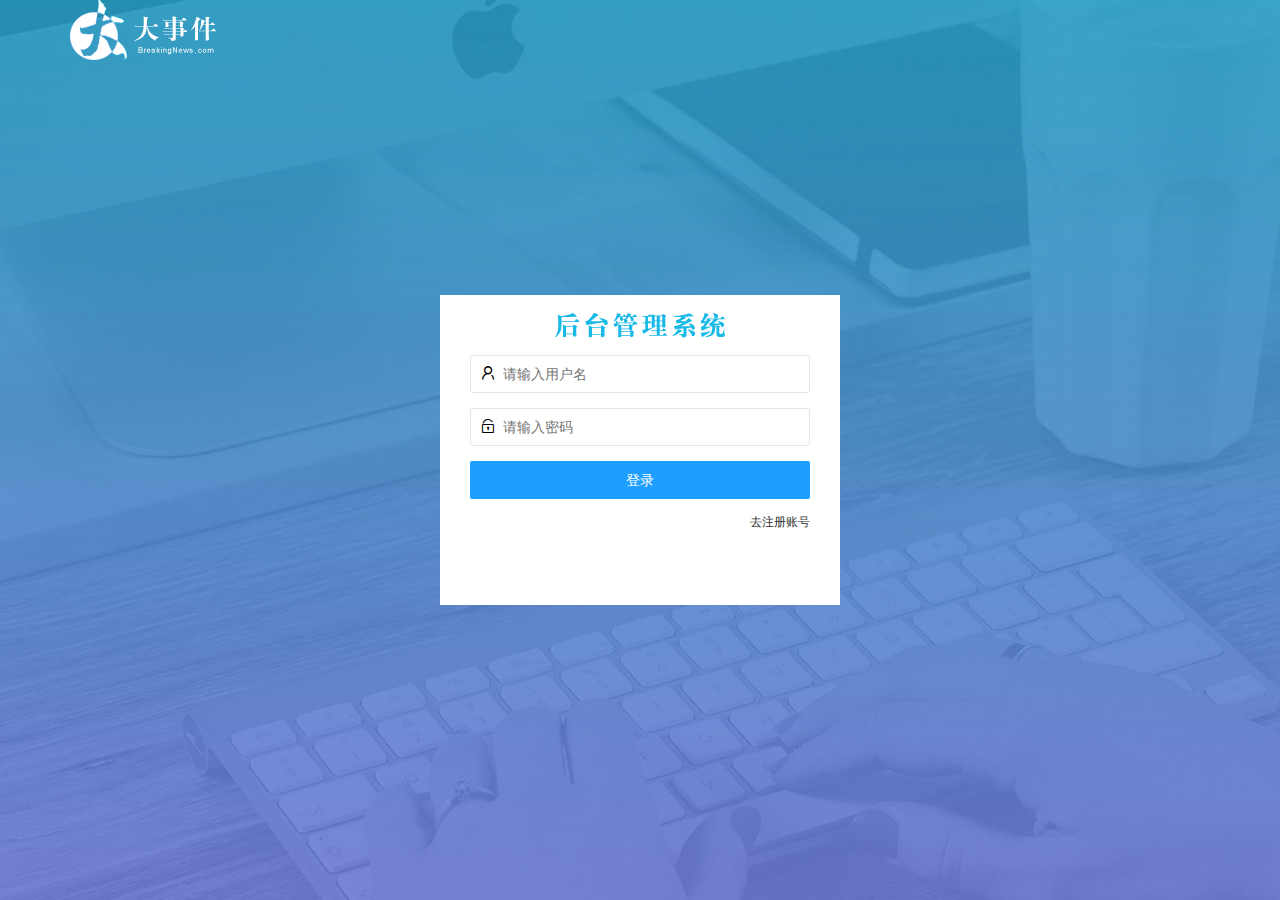
<file: login.html>
<!DOCTYPE html>
<html lang="en">

<head>
  <meta charset="UTF-8">
  <meta http-equiv="X-UA-Compatible" content="IE=edge">
  <meta name="viewport" content="width=device-width, initial-scale=1.0">
  <title>大事件-登录/注册</title>
  <!-- 导入layUI样式 -->
  <link rel="stylesheet" href="/assets/lib/layui/css/layui.css">
  <!-- 导入自己的样式 -->
  <link rel="stylesheet" href="/assets/css/login.css">

</head>

<body>
  <!-- 头部的logo区域 -->
  <div class="layui-main">
    <img src="/assets/images/logo.png" alt="" />
  </div>

  <!-- 登录注册区域 -->
  <div class="loginAndRegBox">
    <div class="title-box"></div>
    <!-- 登录的div -->
    <div class="login-box">
      <!-- 登录的表单 -->
      <form class="layui-form" id="form_login">
        <!-- 用户名 -->
        <div class="layui-form-item">
          <i class="layui-icon layui-icon-username"></i>
          <input type="text" name="username" required lay-verify="required" placeholder="请输入用户名" autocomplete="off" class="layui-input">
        </div>
        <!-- 密码 -->
        <div class="layui-form-item">
          <i class="layui-icon layui-icon-password
          "></i>
          <input type="password" name="password" required lay-verify="required|pwd" placeholder="请输入密码" autocomplete="off" class="layui-input">
        </div>
        <!-- 登录按钮 -->
        <div class="layui-form-item">
          <button class="layui-btn layui-btn-fluid layui-btn-normal" lay-submit>登录</button>
        </div>
        <div class="layui-form-item links">
          <a href="javascript:;" id="link_reg">去注册账号</a>
        </div>
      </form>
    </div>
    <!-- 注册的div -->
    <div class="reg-box">
      <!-- 注册的表单 -->
      <form class="layui-form" id="form_reg">
        <!-- 用户名 -->
        <div class="layui-form-item">
          <i class="layui-icon layui-icon-username"></i>
          <input type="text" name="username" required lay-verify="required" placeholder="请输入用户名" autocomplete="off" class="layui-input">
        </div>
        <!-- 密码 -->
        <div class="layui-form-item">
          <i class="layui-icon layui-icon-password
          "></i>
          <input type="password" name="password" required lay-verify="required|pwd" placeholder="请输入密码" autocomplete="off" class="layui-input">
        </div>
        <!-- 密码确认框 -->
        <div class="layui-form-item">
          <i class="layui-icon layui-icon-password
            "></i>
          <input type="password" name="repassword" required lay-verify="required|pwd|repwd" placeholder="再次确认密码" autocomplete="off" class="layui-input">
        </div>
        <!-- 注册按钮 -->
        <div class="layui-form-item">
          <button class="layui-btn layui-btn-fluid layui-btn-normal" lay-submit>注册</button>
        </div>
        <div class="layui-form-item links">
          <a href="javascript:;" id="link_login">去登录</a>
        </div>
      </form>
    </div>
  </div>
  <!-- 导入 layUI的js文件 -->
  <script src="/assets/lib/layui/layui.all.js"></script>
  <!-- 导入jQuery -->
  <script src="/assets/lib/jquery.js"></script>
  <!-- 导入自己封装的baseAPI -->
  <script src="/assets/js/baseAPI.js"></script>
  <!-- 导入自己的javacript脚本 -->
  <script src="/assets/js/login.js"></script>
</body>

</html>
</file>
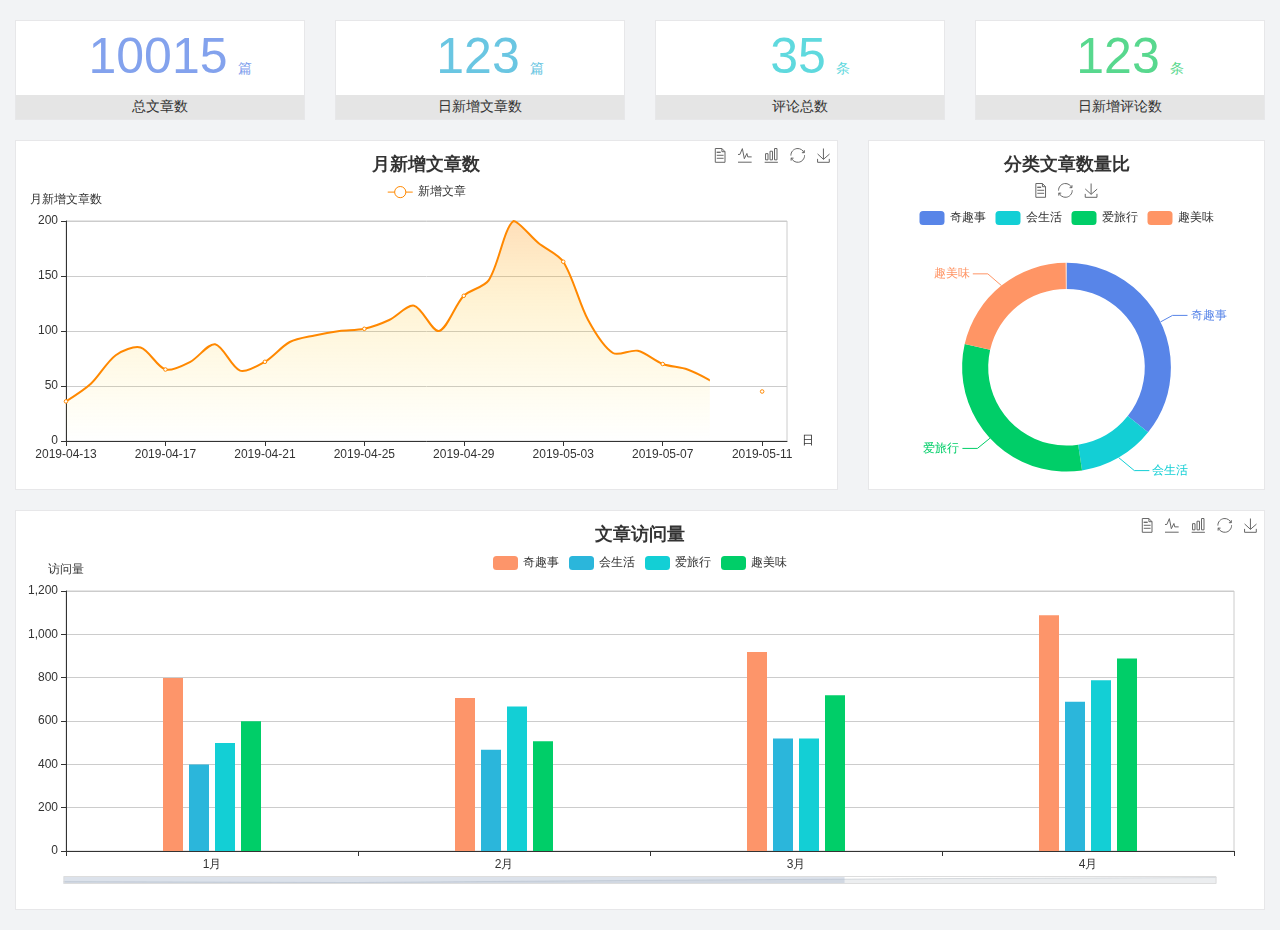
<file: home/dashboard.html>
<!DOCTYPE html>
<html lang="en">

<head>
  <meta charset="UTF-8">
  <meta name="viewport" content="width=device-width, initial-scale=1.0">
  <meta http-equiv="X-UA-Compatible" content="ie=edge">
  <title>图表统计</title>
  <link rel="stylesheet" href="../assets/lib/bootstrap.css" />
  <link rel="stylesheet" href="../assets/lib/main.css" />
  <script src="../assets/lib/jquery.js"></script>
  <script type="text/javascript" src="../assets/lib/echarts.min.js"></script>
</head>

<body>
  <div class="container-fluid">
    <div class="row spannel_list">
      <div class="col-sm-3 col-xs-6">
        <div class="spannel">
          <em>10015</em><span>篇</span>
          <b>总文章数</b>
        </div>
      </div>
      <div class="col-sm-3 col-xs-6">
        <div class="spannel scolor01">
          <em>123</em><span>篇</span>
          <b>日新增文章数</b>
        </div>
      </div>
      <div class="col-sm-3 col-xs-6">
        <div class="spannel scolor02">
          <em>35</em><span>条</span>
          <b>评论总数</b>
        </div>
      </div>
      <div class="col-sm-3 col-xs-6">
        <div class="spannel scolor03">
          <em>123</em><span>条</span>
          <b>日新增评论数</b>
        </div>
      </div>
    </div>
  </div>

  <div class="container-fluid">
    <div class="row curve-pie">
      <div class="col-lg-8 col-md-8">
        <div class="gragh_pannel" id="curve_show"></div>
      </div>
      <div class="col-lg-4 col-md-4">
        <div class="gragh_pannel" id="pie_show"></div>
      </div>
    </div>
  </div>

  <div class="container-fluid">
    <div class="column_pannel" id="column_show"></div>
  </div>

  <script>
    var oChart = echarts.init(document.getElementById('curve_show'));
    var aList_all = [{
      'count': 36,
      'date': '2019-04-13'
    }, {
      'count': 52,
      'date': '2019-04-14'
    }, {
      'count': 78,
      'date': '2019-04-15'
    }, {
      'count': 85,
      'date': '2019-04-16'
    }, {
      'count': 65,
      'date': '2019-04-17'
    }, {
      'count': 72,
      'date': '2019-04-18'
    }, {
      'count': 88,
      'date': '2019-04-19'
    }, {
      'count': 64,
      'date': '2019-04-20'
    }, {
      'count': 72,
      'date': '2019-04-21'
    }, {
      'count': 90,
      'date': '2019-04-22'
    }, {
      'count': 96,
      'date': '2019-04-23'
    }, {
      'count': 100,
      'date': '2019-04-24'
    }, {
      'count': 102,
      'date': '2019-04-25'
    }, {
      'count': 110,
      'date': '2019-04-26'
    }, {
      'count': 123,
      'date': '2019-04-27'
    }, {
      'count': 100,
      'date': '2019-04-28'
    }, {
      'count': 132,
      'date': '2019-04-29'
    }, {
      'count': 146,
      'date': '2019-04-30'
    }, {
      'count': 200,
      'date': '2019-05-01'
    }, {
      'count': 180,
      'date': '2019-05-02'
    }, {
      'count': 163,
      'date': '2019-05-03'
    }, {
      'count': 110,
      'date': '2019-05-04'
    }, {
      'count': 80,
      'date': '2019-05-05'
    }, {
      'count': 82,
      'date': '2019-05-06'
    }, {
      'count': 70,
      'date': '2019-05-07'
    }, {
      'count': 65,
      'date': '2019-05-08'
    }, {
      'count': 54,
      'date': '2019-05-09'
    }, {
      'count': 40,
      'date': '2019-05-10'
    }, {
      'count': 45,
      'date': '2019-05-11'
    }, {
      'count': 38,
      'date': '2019-05-12'
    }, ];

    let aCount = [];
    let aDate = [];

    for (var i = 0; i < aList_all.length; i++) {
      aCount.push(aList_all[i].count);
      aDate.push(aList_all[i].date);
    }

    var chartopt = {
      title: {
        text: '月新增文章数',
        left: 'center',
        top: '10'
      },
      tooltip: {
        trigger: 'axis'
      },
      legend: {
        data: ['新增文章'],
        top: '40'
      },
      toolbox: {
        show: true,
        feature: {
          mark: {
            show: true
          },
          dataView: {
            show: true,
            readOnly: false
          },
          magicType: {
            show: true,
            type: ['line', 'bar']
          },
          restore: {
            show: true
          },
          saveAsImage: {
            show: true
          }
        }
      },
      calculable: true,
      xAxis: [{
        name: '日',
        type: 'category',
        boundaryGap: false,
        data: aDate
      }],
      yAxis: [{
        name: '月新增文章数',
        type: 'value'
      }],
      series: [{
        name: '新增文章',
        type: 'line',
        smooth: true,
        itemStyle: {
          normal: {
            areaStyle: {
              type: 'default'
            },
            color: '#f80'
          },
          lineStyle: {
            color: '#f80'
          }
        },
        data: aCount
      }],
      areaStyle: {
        normal: {
          color: new echarts.graphic.LinearGradient(0, 0, 0, 1, [{
            offset: 0,
            color: 'rgba(255,136,0,0.39)'
          }, {
            offset: .34,
            color: 'rgba(255,180,0,0.25)'
          }, {
            offset: 1,
            color: 'rgba(255,222,0,0.00)'
          }])

        }
      },
      grid: {
        show: true,
        x: 50,
        x2: 50,
        y: 80,
        height: 220
      }
    };

    oChart.setOption(chartopt);


    var oPie = echarts.init(document.getElementById('pie_show'));
    var oPieopt = {
      title: {
        top: 10,
        text: '分类文章数量比',
        x: 'center'
      },
      tooltip: {
        trigger: 'item',
        formatter: "{a} <br/>{b} : {c} ({d}%)"
      },
      color: ['#5885e8', '#13cfd5', '#00ce68', '#ff9565'],
      legend: {
        x: 'center',
        top: 65,
        data: ['奇趣事', '会生活', '爱旅行', '趣美味']
      },
      toolbox: {
        show: true,
        x: 'center',
        top: 35,
        feature: {
          mark: {
            show: true
          },
          dataView: {
            show: true,
            readOnly: false
          },
          magicType: {
            show: true,
            type: ['pie', 'funnel'],
            option: {
              funnel: {
                x: '25%',
                width: '50%',
                funnelAlign: 'left',
                max: 1548
              }
            }
          },
          restore: {
            show: true
          },
          saveAsImage: {
            show: true
          }
        }
      },
      calculable: true,
      series: [{
        name: '访问来源',
        type: 'pie',
        radius: ['45%', '60%'],
        center: ['50%', '65%'],
        data: [{
          value: 300,
          name: '奇趣事'
        }, {
          value: 100,
          name: '会生活'
        }, {
          value: 260,
          name: '爱旅行'
        }, {
          value: 180,
          name: '趣美味'
        }]
      }]
    };
    oPie.setOption(oPieopt);



    var oColumn = this.echarts.init(document.getElementById('column_show'));
    var oColumnopt = {
      title: {
        text: '文章访问量',
        left: 'center',
        top: '10'
      },
      tooltip: {
        trigger: 'axis'
      },
      legend: {
        data: ['奇趣事', '会生活', '爱旅行', '趣美味'],
        top: '40'
      },
      toolbox: {
        show: true,
        feature: {
          mark: {
            show: true
          },
          dataView: {
            show: true,
            readOnly: false
          },
          magicType: {
            show: true,
            type: ['line', 'bar']
          },
          restore: {
            show: true
          },
          saveAsImage: {
            show: true
          }
        }
      },
      calculable: true,
      xAxis: [{
        type: 'category',
        data: ['1月', '2月', '3月', '4月', '5月']
      }],
      yAxis: [{
        name: '访问量',
        type: 'value'
      }],
      series: [{
        name: '奇趣事',
        type: 'bar',
        barWidth: 20,
        itemStyle: {
          normal: {
            areaStyle: {
              type: 'default'
            },
            color: '#fd956a'
          }
        },
        data: [800, 708, 920, 1090, 1200]
      }, {
        name: '会生活',
        type: 'bar',
        barWidth: 20,
        itemStyle: {
          normal: {
            areaStyle: {
              type: 'default'
            },
            color: '#2bb6db'
          }
        },
        data: [400, 468, 520, 690, 800]
      }, {
        name: '爱旅行',
        type: 'bar',
        barWidth: 20,
        itemStyle: {
          normal: {
            areaStyle: {
              type: 'default'
            },
            color: '#13cfd5'
          }
        },
        data: [500, 668, 520, 790, 900]
      }, {
        name: '趣美味',
        type: 'bar',
        barWidth: 20,
        itemStyle: {
          normal: {
            areaStyle: {
              type: 'default'
            },
            color: '#00ce68'
          }
        },
        data: [600, 508, 720, 890, 1000]
      }],
      grid: {
        show: true,
        x: 50,
        x2: 30,
        y: 80,
        height: 260
      },
      dataZoom: [ //给x轴设置滚动条
        {
          start: 0, //默认为0
          end: 100 - 1000 / 31, //默认为100
          type: 'slider',
          show: true,
          xAxisIndex: [0],
          handleSize: 0, //滑动条的 左右2个滑动条的大小
          height: 8, //组件高度
          left: 45, //左边的距离
          right: 50, //右边的距离
          bottom: 26, //右边的距离
          handleColor: '#ddd', //h滑动图标的颜色
          handleStyle: {
            borderColor: "#cacaca",
            borderWidth: "1",
            shadowBlur: 2,
            background: "#ddd",
            shadowColor: "#ddd",
          }
        }
      ]
    };
    oColumn.setOption(oColumnopt);
  </script>
</body>

</html>
</file>
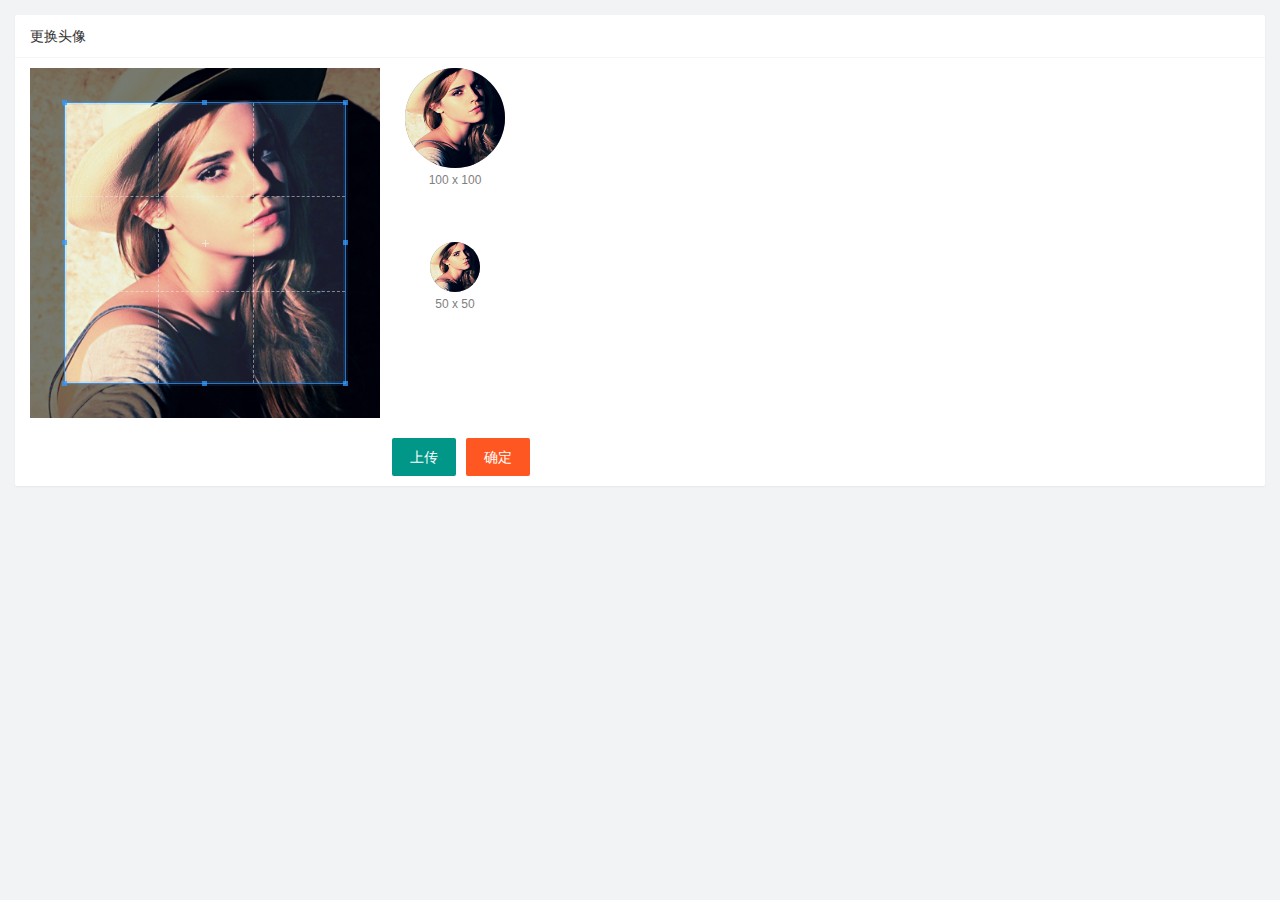
<file: user/user_avatar.html>
<!DOCTYPE html>
<html lang="en">

<head>
  <meta charset="UTF-8">
  <meta http-equiv="X-UA-Compatible" content="IE=edge">
  <meta name="viewport" content="width=device-width, initial-scale=1.0">
  <title>Document</title>
  <link rel="stylesheet" href="/assets/lib/layui/css/layui.css">
  <link rel="stylesheet" href="/assets/lib/cropper/cropper.css" />
  <link rel="stylesheet" href="/assets/css/user/user_avatar.css">
</head>

<body>
  <div class="layui-card">
    <div class="layui-card-header">更换头像</div>
    <div class="layui-card-body">

      <!-- 第一行的图片裁剪和预览区域 -->
      <div class="row1">
        <!-- 图片裁剪区域 -->
        <div class="cropper-box">
          <!-- 这个 img 标签很重要，将来会把它初始化为裁剪区域 -->
          <img id="image" src="/assets/images/sample.jpg" />
        </div>
        <!-- 图片的预览区域 -->
        <div class="preview-box">
          <div>
            <!-- 宽高为 100px 的预览区域 -->
            <div class="img-preview w100"></div>
            <p class="size">100 x 100</p>
          </div>
          <div>
            <!-- 宽高为 50px 的预览区域 -->
            <div class="img-preview w50"></div>
            <p class="size">50 x 50</p>
          </div>
        </div>
      </div>

      <!-- 第二行的按钮区域 -->
      <div class="row2">
        <input type="file" id="file" accept="image/png, image/jpeg">
        <button type="button" class="layui-btn" id="btnChoseImage">上传</button>
        <button type="button" class="layui-btn layui-btn-danger" id="btnUpLoad">确定</button>
      </div>

    </div>
  </div>

  <script src="/assets/lib/layui/layui.all.js"></script>
  <script src="/assets/lib/jquery.js"></script>
  <script src="/assets/lib/cropper/Cropper.js"></script>
  <script src="/assets/lib/cropper/jquery-cropper.js"></script>
  <script src="/assets/js/baseAPI.js"></script>
  <script src="/assets/js/user/user_avatar.js"></script>
</body>

</html>
</file>
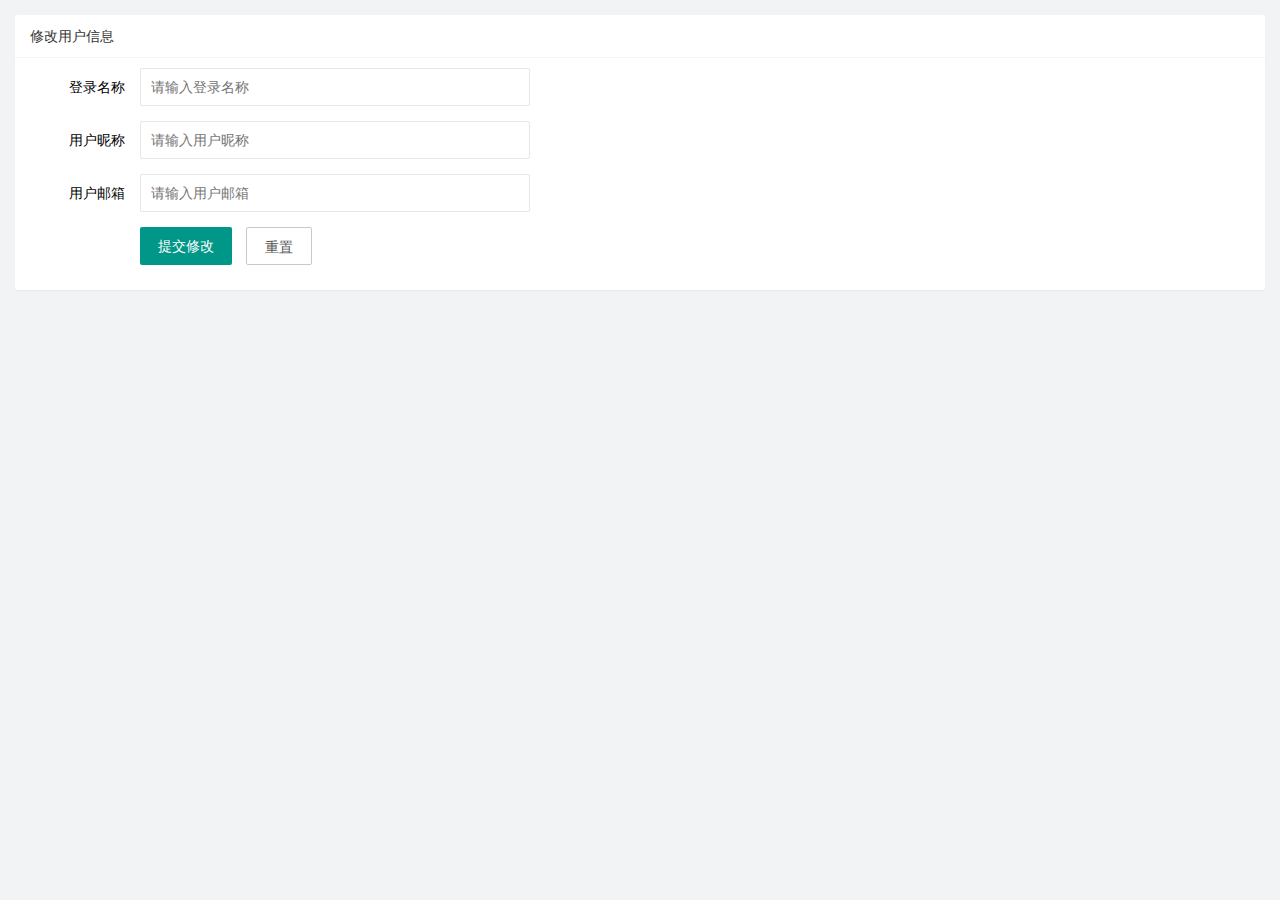
<file: user/user_info.html>
<!DOCTYPE html>
<html lang="en">

<head>
  <meta charset="UTF-8">
  <meta http-equiv="X-UA-Compatible" content="IE=edge">
  <meta name="viewport" content="width=device-width, initial-scale=1.0">
  <title>Document</title>
  <!-- 导入layui的样式 -->
  <link rel="stylesheet" href="/assets/lib/layui/css/layui.css" />
  <link rel="stylesheet" href="/assets/css/user/user_info.css" />
</head>

<body>
  <div class="layui-card">
    <div class="layui-card-header">修改用户信息</div>
    <div class="layui-card-body">
      <!-- 表单区域 -->
      <form class="layui-form" lay-filter="formUserInfo">
        <!-- 这是隐藏域 -->
        <input type="hidden" name="id" value="" />
        <div class="layui-form-item">
          <label class="layui-form-label">登录名称</label>
          <div class="layui-input-block">
            <input type="text" name="username" required lay-verify="required" placeholder="请输入登录名称" autocomplete="off" class="layui-input" readonly />
          </div>
        </div>
        <div class="layui-form-item">
          <label class="layui-form-label">用户昵称</label>
          <div class="layui-input-block">
            <input type="text" name="nickname" required lay-verify="required|nickname" placeholder="请输入用户昵称" autocomplete="off" class="layui-input" />
          </div>
        </div>
        <div class="layui-form-item">
          <label class="layui-form-label">用户邮箱</label>
          <div class="layui-input-block">
            <input type="text" name="email" required lay-verify="required|email" placeholder="请输入用户邮箱" autocomplete="off" class="layui-input" />
          </div>
        </div>
        <div class="layui-form-item">
          <div class="layui-input-block">
            <button class="layui-btn" lay-submit lay-filter="formDemo">提交修改</button>
            <button type="reset" class="layui-btn layui-btn-primary" id="btnReset">重置</button>
          </div>
        </div>
      </form>

    </div>
  </div>

  <!-- 导入layui的js文件 -->
  <script src="/assets/lib/layui/layui.all.js"></script>
  <!-- 导入jQuery -->
  <script src="/assets/lib/jquery.js"></script>
  <!-- 导入baseAPI.js -->
  <script src="/assets/js/baseAPI.js"></script>
  <!-- 导入自己的js文件 -->
  <script src="/assets/js/user/user_info.js"></script>
</body>

</html>
</file>
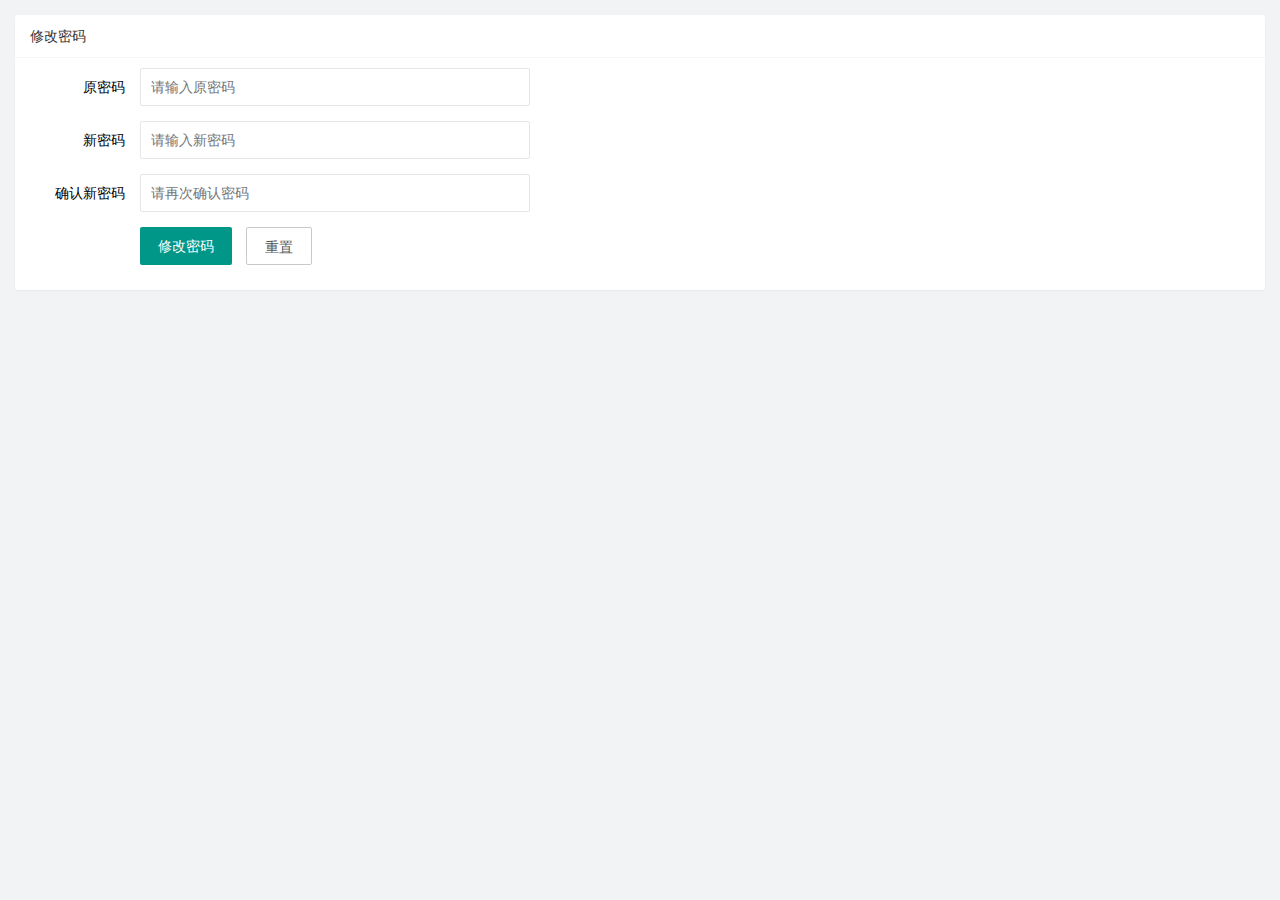
<file: user/user_pwd.html>
<!DOCTYPE html>
<html lang="en">

<head>
  <meta charset="UTF-8">
  <meta http-equiv="X-UA-Compatible" content="IE=edge">
  <meta name="viewport" content="width=device-width, initial-scale=1.0">
  <title>Document</title>
  <link rel="stylesheet" href="/assets/lib/layui/css/layui.css">
  <link rel="stylesheet" href="/assets/css/user/user_pwd.css">
</head>

<body>
  <div class="layui-card">
    <div class="layui-card-header">修改密码</div>
    <div class="layui-card-body">

      <form class="layui-form">
        <div class="layui-form-item">
          <label class="layui-form-label">原密码</label>
          <div class="layui-input-block">
            <input type="password" name="oldPwd" required lay-verify="required|pwd" placeholder="请输入原密码" autocomplete="off" class="layui-input">
          </div>
        </div>
        <div class="layui-form-item">
          <label class="layui-form-label">新密码</label>
          <div class="layui-input-block">
            <input type="password" name="newPwd" required lay-verify="required|pwd|samePwd" placeholder="请输入新密码" autocomplete="off" class="layui-input">
          </div>
        </div>
        <div class="layui-form-item">
          <label class="layui-form-label">确认新密码</label>
          <div class="layui-input-block">
            <input type="password" name="rePwd" required lay-verify="required|pwd|rePwd" placeholder="请再次确认密码" autocomplete="off" class="layui-input">
          </div>
        </div>
        <div class="layui-form-item">
          <div class="layui-input-block">
            <button class="layui-btn" lay-submit lay-filter="formDemo">修改密码</button>
            <button type="reset" class="layui-btn layui-btn-primary">重置</button>
          </div>
        </div>
      </form>

    </div>
  </div>

  <!-- 导入layui的js文件 -->
  <script src="/assets/lib/layui/layui.all.js"></script>
  <!-- 导入jQuery的js文件 -->
  <script src="/assets/lib/jquery.js"></script>
  <!-- 导入baseAPI.js文件 -->
  <script src="/assets/js/baseAPI.js"></script>
  <!-- 导入自己的js文件 -->
  <script src="/assets/js/user/user_pwd.js"></script>
</body>

</html>
</file>
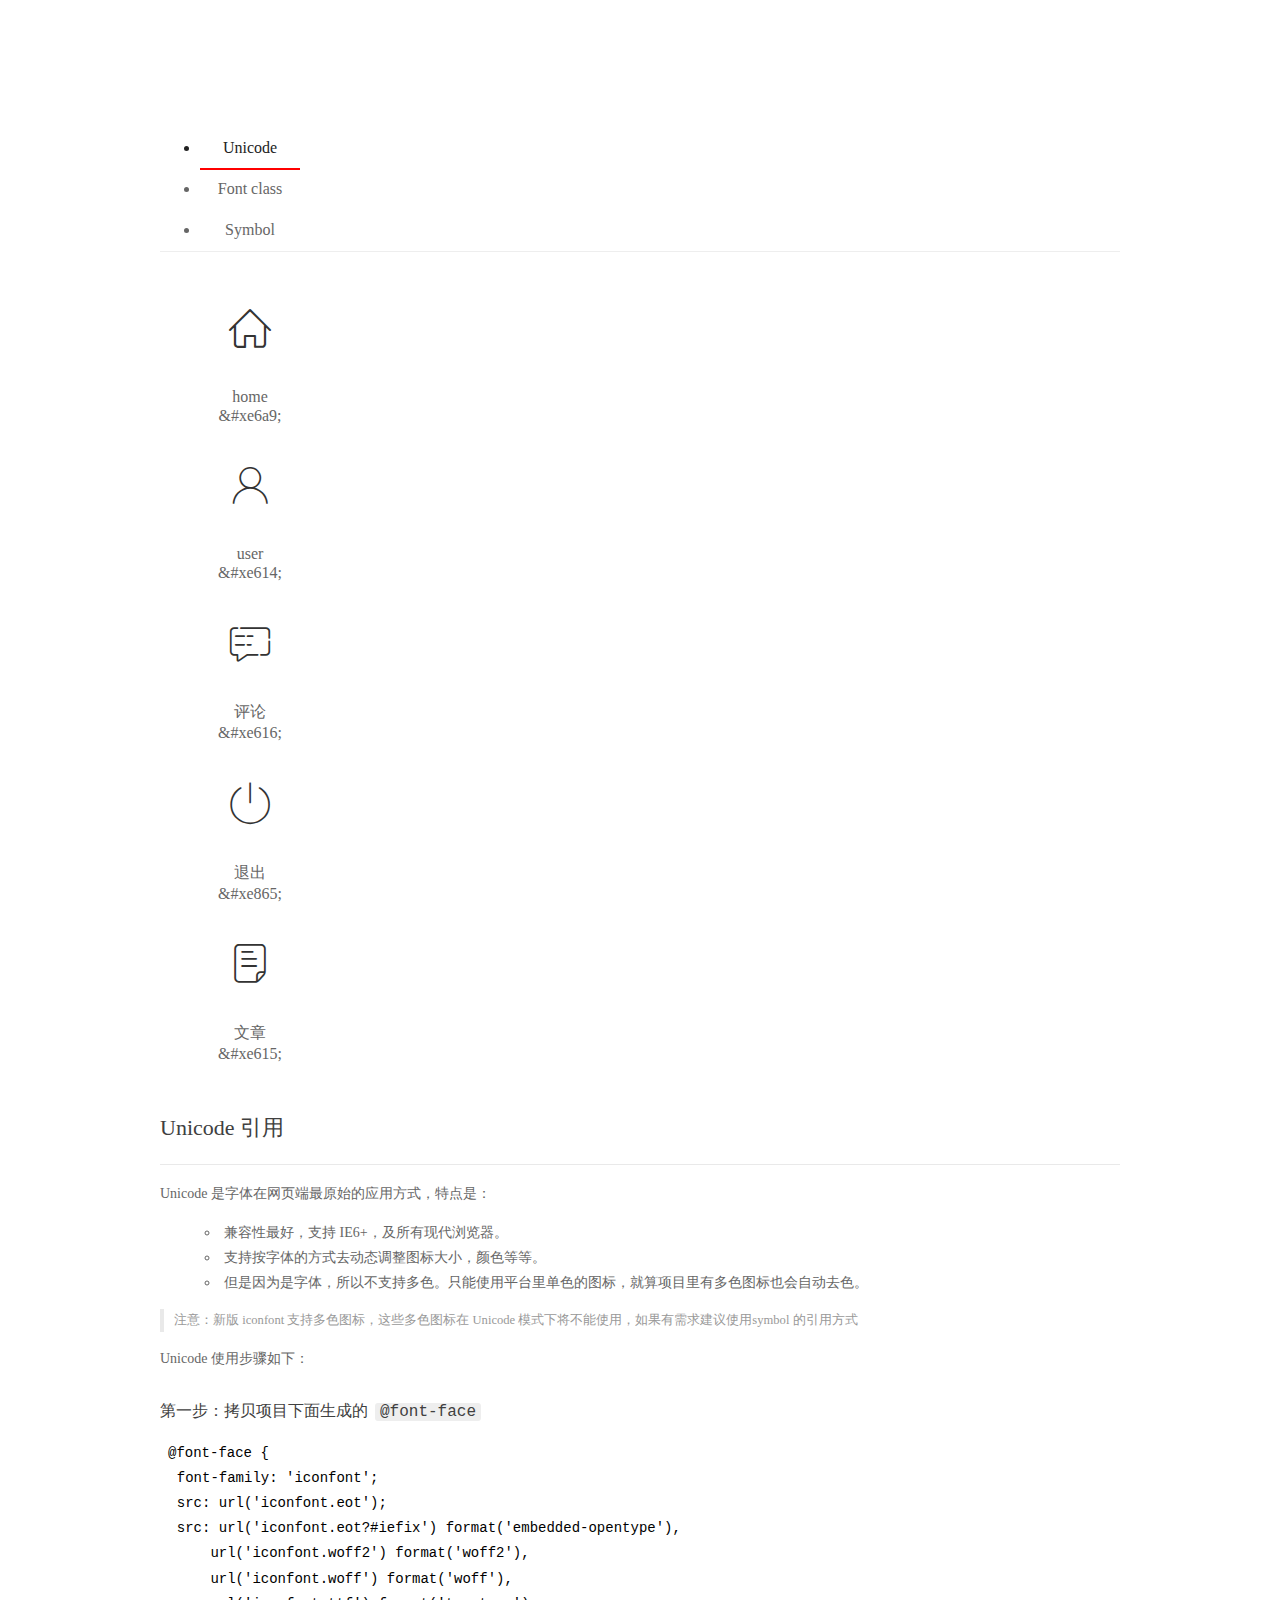
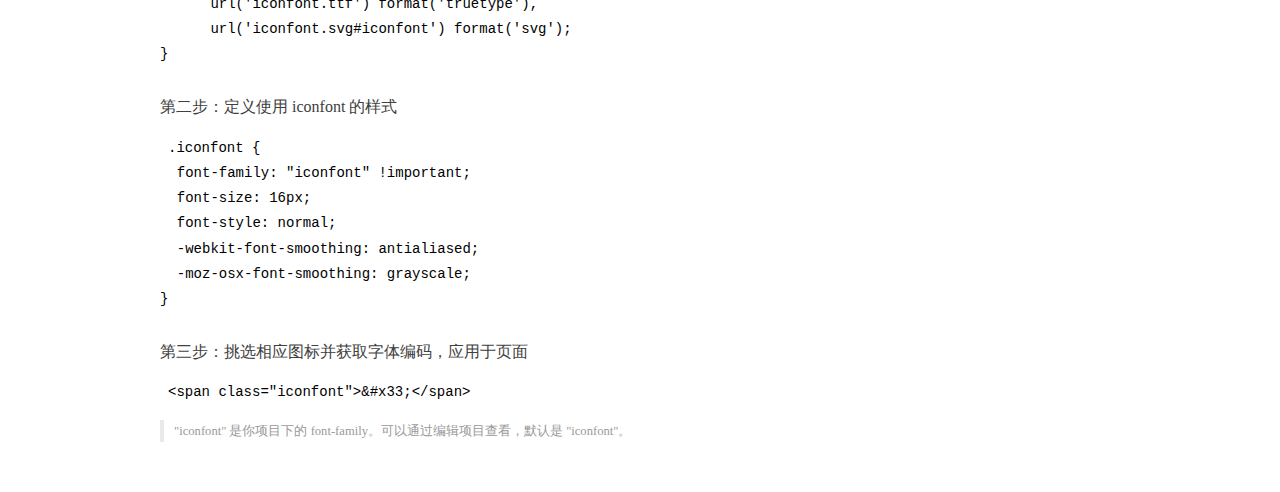
<file: assets/fonts/demo_index.html>
<!DOCTYPE html>
<html>
<head>
  <meta charset="utf-8"/>
  <title>IconFont Demo</title>
  <link rel="shortcut icon" href="https://gtms04.alicdn.com/tps/i4/TB1_oz6GVXXXXaFXpXXJDFnIXXX-64-64.ico" type="image/x-icon"/>
  <link rel="stylesheet" href="https://g.alicdn.com/thx/cube/1.3.2/cube.min.css">
  <link rel="stylesheet" href="demo.css">
  <link rel="stylesheet" href="iconfont.css">
  <script src="iconfont.js"></script>
  <!-- jQuery -->
  <script src="https://a1.alicdn.com/oss/uploads/2018/12/26/7bfddb60-08e8-11e9-9b04-53e73bb6408b.js"></script>
  <!-- 代码高亮 -->
  <script src="https://a1.alicdn.com/oss/uploads/2018/12/26/a3f714d0-08e6-11e9-8a15-ebf944d7534c.js"></script>
</head>
<body>
  <div class="main">
    <h1 class="logo"><a href="https://www.iconfont.cn/" title="iconfont 首页" target="_blank">&#xe86b;</a></h1>
    <div class="nav-tabs">
      <ul id="tabs" class="dib-box">
        <li class="dib active"><span>Unicode</span></li>
        <li class="dib"><span>Font class</span></li>
        <li class="dib"><span>Symbol</span></li>
      </ul>
      
    </div>
    <div class="tab-container">
      <div class="content unicode" style="display: block;">
          <ul class="icon_lists dib-box">
          
            <li class="dib">
              <span class="icon iconfont">&#xe6a9;</span>
                <div class="name">home</div>
                <div class="code-name">&amp;#xe6a9;</div>
              </li>
          
            <li class="dib">
              <span class="icon iconfont">&#xe614;</span>
                <div class="name">user</div>
                <div class="code-name">&amp;#xe614;</div>
              </li>
          
            <li class="dib">
              <span class="icon iconfont">&#xe616;</span>
                <div class="name">评论</div>
                <div class="code-name">&amp;#xe616;</div>
              </li>
          
            <li class="dib">
              <span class="icon iconfont">&#xe865;</span>
                <div class="name">退出</div>
                <div class="code-name">&amp;#xe865;</div>
              </li>
          
            <li class="dib">
              <span class="icon iconfont">&#xe615;</span>
                <div class="name">文章</div>
                <div class="code-name">&amp;#xe615;</div>
              </li>
          
          </ul>
          <div class="article markdown">
          <h2 id="unicode-">Unicode 引用</h2>
          <hr>

          <p>Unicode 是字体在网页端最原始的应用方式，特点是：</p>
          <ul>
            <li>兼容性最好，支持 IE6+，及所有现代浏览器。</li>
            <li>支持按字体的方式去动态调整图标大小，颜色等等。</li>
            <li>但是因为是字体，所以不支持多色。只能使用平台里单色的图标，就算项目里有多色图标也会自动去色。</li>
          </ul>
          <blockquote>
            <p>注意：新版 iconfont 支持多色图标，这些多色图标在 Unicode 模式下将不能使用，如果有需求建议使用symbol 的引用方式</p>
          </blockquote>
          <p>Unicode 使用步骤如下：</p>
          <h3 id="-font-face">第一步：拷贝项目下面生成的 <code>@font-face</code></h3>
<pre><code class="language-css"
>@font-face {
  font-family: 'iconfont';
  src: url('iconfont.eot');
  src: url('iconfont.eot?#iefix') format('embedded-opentype'),
      url('iconfont.woff2') format('woff2'),
      url('iconfont.woff') format('woff'),
      url('iconfont.ttf') format('truetype'),
      url('iconfont.svg#iconfont') format('svg');
}
</code></pre>
          <h3 id="-iconfont-">第二步：定义使用 iconfont 的样式</h3>
<pre><code class="language-css"
>.iconfont {
  font-family: "iconfont" !important;
  font-size: 16px;
  font-style: normal;
  -webkit-font-smoothing: antialiased;
  -moz-osx-font-smoothing: grayscale;
}
</code></pre>
          <h3 id="-">第三步：挑选相应图标并获取字体编码，应用于页面</h3>
<pre>
<code class="language-html"
>&lt;span class="iconfont"&gt;&amp;#x33;&lt;/span&gt;
</code></pre>
          <blockquote>
            <p>"iconfont" 是你项目下的 font-family。可以通过编辑项目查看，默认是 "iconfont"。</p>
          </blockquote>
          </div>
      </div>
      <div class="content font-class">
        <ul class="icon_lists dib-box">
          
          <li class="dib">
            <span class="icon iconfont icon-home"></span>
            <div class="name">
              home
            </div>
            <div class="code-name">.icon-home
            </div>
          </li>
          
          <li class="dib">
            <span class="icon iconfont icon-user"></span>
            <div class="name">
              user
            </div>
            <div class="code-name">.icon-user
            </div>
          </li>
          
          <li class="dib">
            <span class="icon iconfont icon-pinglun"></span>
            <div class="name">
              评论
            </div>
            <div class="code-name">.icon-pinglun
            </div>
          </li>
          
          <li class="dib">
            <span class="icon iconfont icon-tuichu"></span>
            <div class="name">
              退出
            </div>
            <div class="code-name">.icon-tuichu
            </div>
          </li>
          
          <li class="dib">
            <span class="icon iconfont icon-16"></span>
            <div class="name">
              文章
            </div>
            <div class="code-name">.icon-16
            </div>
          </li>
          
        </ul>
        <div class="article markdown">
        <h2 id="font-class-">font-class 引用</h2>
        <hr>

        <p>font-class 是 Unicode 使用方式的一种变种，主要是解决 Unicode 书写不直观，语意不明确的问题。</p>
        <p>与 Unicode 使用方式相比，具有如下特点：</p>
        <ul>
          <li>兼容性良好，支持 IE8+，及所有现代浏览器。</li>
          <li>相比于 Unicode 语意明确，书写更直观。可以很容易分辨这个 icon 是什么。</li>
          <li>因为使用 class 来定义图标，所以当要替换图标时，只需要修改 class 里面的 Unicode 引用。</li>
          <li>不过因为本质上还是使用的字体，所以多色图标还是不支持的。</li>
        </ul>
        <p>使用步骤如下：</p>
        <h3 id="-fontclass-">第一步：引入项目下面生成的 fontclass 代码：</h3>
<pre><code class="language-html">&lt;link rel="stylesheet" href="./iconfont.css"&gt;
</code></pre>
        <h3 id="-">第二步：挑选相应图标并获取类名，应用于页面：</h3>
<pre><code class="language-html">&lt;span class="iconfont icon-xxx"&gt;&lt;/span&gt;
</code></pre>
        <blockquote>
          <p>"
            iconfont" 是你项目下的 font-family。可以通过编辑项目查看，默认是 "iconfont"。</p>
        </blockquote>
      </div>
      </div>
      <div class="content symbol">
          <ul class="icon_lists dib-box">
          
            <li class="dib">
                <svg class="icon svg-icon" aria-hidden="true">
                  <use xlink:href="#icon-home"></use>
                </svg>
                <div class="name">home</div>
                <div class="code-name">#icon-home</div>
            </li>
          
            <li class="dib">
                <svg class="icon svg-icon" aria-hidden="true">
                  <use xlink:href="#icon-user"></use>
                </svg>
                <div class="name">user</div>
                <div class="code-name">#icon-user</div>
            </li>
          
            <li class="dib">
                <svg class="icon svg-icon" aria-hidden="true">
                  <use xlink:href="#icon-pinglun"></use>
                </svg>
                <div class="name">评论</div>
                <div class="code-name">#icon-pinglun</div>
            </li>
          
            <li class="dib">
                <svg class="icon svg-icon" aria-hidden="true">
                  <use xlink:href="#icon-tuichu"></use>
                </svg>
                <div class="name">退出</div>
                <div class="code-name">#icon-tuichu</div>
            </li>
          
            <li class="dib">
                <svg class="icon svg-icon" aria-hidden="true">
                  <use xlink:href="#icon-16"></use>
                </svg>
                <div class="name">文章</div>
                <div class="code-name">#icon-16</div>
            </li>
          
          </ul>
          <div class="article markdown">
          <h2 id="symbol-">Symbol 引用</h2>
          <hr>

          <p>这是一种全新的使用方式，应该说这才是未来的主流，也是平台目前推荐的用法。相关介绍可以参考这篇<a href="">文章</a>
            这种用法其实是做了一个 SVG 的集合，与另外两种相比具有如下特点：</p>
          <ul>
            <li>支持多色图标了，不再受单色限制。</li>
            <li>通过一些技巧，支持像字体那样，通过 <code>font-size</code>, <code>color</code> 来调整样式。</li>
            <li>兼容性较差，支持 IE9+，及现代浏览器。</li>
            <li>浏览器渲染 SVG 的性能一般，还不如 png。</li>
          </ul>
          <p>使用步骤如下：</p>
          <h3 id="-symbol-">第一步：引入项目下面生成的 symbol 代码：</h3>
<pre><code class="language-html">&lt;script src="./iconfont.js"&gt;&lt;/script&gt;
</code></pre>
          <h3 id="-css-">第二步：加入通用 CSS 代码（引入一次就行）：</h3>
<pre><code class="language-html">&lt;style&gt;
.icon {
  width: 1em;
  height: 1em;
  vertical-align: -0.15em;
  fill: currentColor;
  overflow: hidden;
}
&lt;/style&gt;
</code></pre>
          <h3 id="-">第三步：挑选相应图标并获取类名，应用于页面：</h3>
<pre><code class="language-html">&lt;svg class="icon" aria-hidden="true"&gt;
  &lt;use xlink:href="#icon-xxx"&gt;&lt;/use&gt;
&lt;/svg&gt;
</code></pre>
          </div>
      </div>

    </div>
  </div>
  <script>
  $(document).ready(function () {
      $('.tab-container .content:first').show()

      $('#tabs li').click(function (e) {
        var tabContent = $('.tab-container .content')
        var index = $(this).index()

        if ($(this).hasClass('active')) {
          return
        } else {
          $('#tabs li').removeClass('active')
          $(this).addClass('active')

          tabContent.hide().eq(index).fadeIn()
        }
      })
    })
  </script>
</body>
</html>
</file>
<file: assets/lib/layui/css/layui.css>
/** layui-v2.5.5 MIT License By https://www.layui.com */
 .layui-inline,img{display:inline-block;vertical-align:middle}h1,h2,h3,h4,h5,h6{font-weight:400}.layui-edge,.layui-header,.layui-inline,.layui-main{position:relative}.layui-body,.layui-edge,.layui-elip{overflow:hidden}.layui-btn,.layui-edge,.layui-inline,img{vertical-align:middle}.layui-btn,.layui-disabled,.layui-icon,.layui-unselect{-moz-user-select:none;-webkit-user-select:none;-ms-user-select:none}.layui-elip,.layui-form-checkbox span,.layui-form-pane .layui-form-label{text-overflow:ellipsis;white-space:nowrap}.layui-breadcrumb,.layui-tree-btnGroup{visibility:hidden}blockquote,body,button,dd,div,dl,dt,form,h1,h2,h3,h4,h5,h6,input,li,ol,p,pre,td,textarea,th,ul{margin:0;padding:0;-webkit-tap-highlight-color:rgba(0,0,0,0)}a:active,a:hover{outline:0}img{border:none}li{list-style:none}table{border-collapse:collapse;border-spacing:0}h4,h5,h6{font-size:100%}button,input,optgroup,option,select,textarea{font-family:inherit;font-size:inherit;font-style:inherit;font-weight:inherit;outline:0}pre{white-space:pre-wrap;white-space:-moz-pre-wrap;white-space:-pre-wrap;white-space:-o-pre-wrap;word-wrap:break-word}body{line-height:24px;font:14px Helvetica Neue,Helvetica,PingFang SC,Tahoma,Arial,sans-serif}hr{height:1px;margin:10px 0;border:0;clear:both}a{color:#333;text-decoration:none}a:hover{color:#777}a cite{font-style:normal;*cursor:pointer}.layui-border-box,.layui-border-box *{box-sizing:border-box}.layui-box,.layui-box *{box-sizing:content-box}.layui-clear{clear:both;*zoom:1}.layui-clear:after{content:'\20';clear:both;*zoom:1;display:block;height:0}.layui-inline{*display:inline;*zoom:1}.layui-edge{display:inline-block;width:0;height:0;border-width:6px;border-style:dashed;border-color:transparent}.layui-edge-top{top:-4px;border-bottom-color:#999;border-bottom-style:solid}.layui-edge-right{border-left-color:#999;border-left-style:solid}.layui-edge-bottom{top:2px;border-top-color:#999;border-top-style:solid}.layui-edge-left{border-right-color:#999;border-right-style:solid}.layui-disabled,.layui-disabled:hover{color:#d2d2d2!important;cursor:not-allowed!important}.layui-circle{border-radius:100%}.layui-show{display:block!important}.layui-hide{display:none!important}@font-face{font-family:layui-icon;src:url(../font/iconfont.eot?v=250);src:url(../font/iconfont.eot?v=250#iefix) format('embedded-opentype'),url(../font/iconfont.woff2?v=250) format('woff2'),url(../font/iconfont.woff?v=250) format('woff'),url(../font/iconfont.ttf?v=250) format('truetype'),url(../font/iconfont.svg?v=250#layui-icon) format('svg')}.layui-icon{font-family:layui-icon!important;font-size:16px;font-style:normal;-webkit-font-smoothing:antialiased;-moz-osx-font-smoothing:grayscale}.layui-icon-reply-fill:before{content:"\e611"}.layui-icon-set-fill:before{content:"\e614"}.layui-icon-menu-fill:before{content:"\e60f"}.layui-icon-search:before{content:"\e615"}.layui-icon-share:before{content:"\e641"}.layui-icon-set-sm:before{content:"\e620"}.layui-icon-engine:before{content:"\e628"}.layui-icon-close:before{content:"\1006"}.layui-icon-close-fill:before{content:"\1007"}.layui-icon-chart-screen:before{content:"\e629"}.layui-icon-star:before{content:"\e600"}.layui-icon-circle-dot:before{content:"\e617"}.layui-icon-chat:before{content:"\e606"}.layui-icon-release:before{content:"\e609"}.layui-icon-list:before{content:"\e60a"}.layui-icon-chart:before{content:"\e62c"}.layui-icon-ok-circle:before{content:"\1005"}.layui-icon-layim-theme:before{content:"\e61b"}.layui-icon-table:before{content:"\e62d"}.layui-icon-right:before{content:"\e602"}.layui-icon-left:before{content:"\e603"}.layui-icon-cart-simple:before{content:"\e698"}.layui-icon-face-cry:before{content:"\e69c"}.layui-icon-face-smile:before{content:"\e6af"}.layui-icon-survey:before{content:"\e6b2"}.layui-icon-tree:before{content:"\e62e"}.layui-icon-upload-circle:before{content:"\e62f"}.layui-icon-add-circle:before{content:"\e61f"}.layui-icon-download-circle:before{content:"\e601"}.layui-icon-templeate-1:before{content:"\e630"}.layui-icon-util:before{content:"\e631"}.layui-icon-face-surprised:before{content:"\e664"}.layui-icon-edit:before{content:"\e642"}.layui-icon-speaker:before{content:"\e645"}.layui-icon-down:before{content:"\e61a"}.layui-icon-file:before{content:"\e621"}.layui-icon-layouts:before{content:"\e632"}.layui-icon-rate-half:before{content:"\e6c9"}.layui-icon-add-circle-fine:before{content:"\e608"}.layui-icon-prev-circle:before{content:"\e633"}.layui-icon-read:before{content:"\e705"}.layui-icon-404:before{content:"\e61c"}.layui-icon-carousel:before{content:"\e634"}.layui-icon-help:before{content:"\e607"}.layui-icon-code-circle:before{content:"\e635"}.layui-icon-water:before{content:"\e636"}.layui-icon-username:before{content:"\e66f"}.layui-icon-find-fill:before{content:"\e670"}.layui-icon-about:before{content:"\e60b"}.layui-icon-location:before{content:"\e715"}.layui-icon-up:before{content:"\e619"}.layui-icon-pause:before{content:"\e651"}.layui-icon-date:before{content:"\e637"}.layui-icon-layim-uploadfile:before{content:"\e61d"}.layui-icon-delete:before{content:"\e640"}.layui-icon-play:before{content:"\e652"}.layui-icon-top:before{content:"\e604"}.layui-icon-friends:before{content:"\e612"}.layui-icon-refresh-3:before{content:"\e9aa"}.layui-icon-ok:before{content:"\e605"}.layui-icon-layer:before{content:"\e638"}.layui-icon-face-smile-fine:before{content:"\e60c"}.layui-icon-dollar:before{content:"\e659"}.layui-icon-group:before{content:"\e613"}.layui-icon-layim-download:before{content:"\e61e"}.layui-icon-picture-fine:before{content:"\e60d"}.layui-icon-link:before{content:"\e64c"}.layui-icon-diamond:before{content:"\e735"}.layui-icon-log:before{content:"\e60e"}.layui-icon-rate-solid:before{content:"\e67a"}.layui-icon-fonts-del:before{content:"\e64f"}.layui-icon-unlink:before{content:"\e64d"}.layui-icon-fonts-clear:before{content:"\e639"}.layui-icon-triangle-r:before{content:"\e623"}.layui-icon-circle:before{content:"\e63f"}.layui-icon-radio:before{content:"\e643"}.layui-icon-align-center:before{content:"\e647"}.layui-icon-align-right:before{content:"\e648"}.layui-icon-align-left:before{content:"\e649"}.layui-icon-loading-1:before{content:"\e63e"}.layui-icon-return:before{content:"\e65c"}.layui-icon-fonts-strong:before{content:"\e62b"}.layui-icon-upload:before{content:"\e67c"}.layui-icon-dialogue:before{content:"\e63a"}.layui-icon-video:before{content:"\e6ed"}.layui-icon-headset:before{content:"\e6fc"}.layui-icon-cellphone-fine:before{content:"\e63b"}.layui-icon-add-1:before{content:"\e654"}.layui-icon-face-smile-b:before{content:"\e650"}.layui-icon-fonts-html:before{content:"\e64b"}.layui-icon-form:before{content:"\e63c"}.layui-icon-cart:before{content:"\e657"}.layui-icon-camera-fill:before{content:"\e65d"}.layui-icon-tabs:before{content:"\e62a"}.layui-icon-fonts-code:before{content:"\e64e"}.layui-icon-fire:before{content:"\e756"}.layui-icon-set:before{content:"\e716"}.layui-icon-fonts-u:before{content:"\e646"}.layui-icon-triangle-d:before{content:"\e625"}.layui-icon-tips:before{content:"\e702"}.layui-icon-picture:before{content:"\e64a"}.layui-icon-more-vertical:before{content:"\e671"}.layui-icon-flag:before{content:"\e66c"}.layui-icon-loading:before{content:"\e63d"}.layui-icon-fonts-i:before{content:"\e644"}.layui-icon-refresh-1:before{content:"\e666"}.layui-icon-rmb:before{content:"\e65e"}.layui-icon-home:before{content:"\e68e"}.layui-icon-user:before{content:"\e770"}.layui-icon-notice:before{content:"\e667"}.layui-icon-login-weibo:before{content:"\e675"}.layui-icon-voice:before{content:"\e688"}.layui-icon-upload-drag:before{content:"\e681"}.layui-icon-login-qq:before{content:"\e676"}.layui-icon-snowflake:before{content:"\e6b1"}.layui-icon-file-b:before{content:"\e655"}.layui-icon-template:before{content:"\e663"}.layui-icon-auz:before{content:"\e672"}.layui-icon-console:before{content:"\e665"}.layui-icon-app:before{content:"\e653"}.layui-icon-prev:before{content:"\e65a"}.layui-icon-website:before{content:"\e7ae"}.layui-icon-next:before{content:"\e65b"}.layui-icon-component:before{content:"\e857"}.layui-icon-more:before{content:"\e65f"}.layui-icon-login-wechat:before{content:"\e677"}.layui-icon-shrink-right:before{content:"\e668"}.layui-icon-spread-left:before{content:"\e66b"}.layui-icon-camera:before{content:"\e660"}.layui-icon-note:before{content:"\e66e"}.layui-icon-refresh:before{content:"\e669"}.layui-icon-female:before{content:"\e661"}.layui-icon-male:before{content:"\e662"}.layui-icon-password:before{content:"\e673"}.layui-icon-senior:before{content:"\e674"}.layui-icon-theme:before{content:"\e66a"}.layui-icon-tread:before{content:"\e6c5"}.layui-icon-praise:before{content:"\e6c6"}.layui-icon-star-fill:before{content:"\e658"}.layui-icon-rate:before{content:"\e67b"}.layui-icon-template-1:before{content:"\e656"}.layui-icon-vercode:before{content:"\e679"}.layui-icon-cellphone:before{content:"\e678"}.layui-icon-screen-full:before{content:"\e622"}.layui-icon-screen-restore:before{content:"\e758"}.layui-icon-cols:before{content:"\e610"}.layui-icon-export:before{content:"\e67d"}.layui-icon-print:before{content:"\e66d"}.layui-icon-slider:before{content:"\e714"}.layui-icon-addition:before{content:"\e624"}.layui-icon-subtraction:before{content:"\e67e"}.layui-icon-service:before{content:"\e626"}.layui-icon-transfer:before{content:"\e691"}.layui-main{width:1140px;margin:0 auto}.layui-header{z-index:1000;height:60px}.layui-header a:hover{transition:all .5s;-webkit-transition:all .5s}.layui-side{position:fixed;left:0;top:0;bottom:0;z-index:999;width:200px;overflow-x:hidden}.layui-side-scroll{position:relative;width:220px;height:100%;overflow-x:hidden}.layui-body{position:absolute;left:200px;right:0;top:0;bottom:0;z-index:998;width:auto;overflow-y:auto;box-sizing:border-box}.layui-layout-body{overflow:hidden}.layui-layout-admin .layui-header{background-color:#23262E}.layui-layout-admin .layui-side{top:60px;width:200px;overflow-x:hidden}.layui-layout-admin .layui-body{position:fixed;top:60px;bottom:44px}.layui-layout-admin .layui-main{width:auto;margin:0 15px}.layui-layout-admin .layui-footer{position:fixed;left:200px;right:0;bottom:0;height:44px;line-height:44px;padding:0 15px;background-color:#eee}.layui-layout-admin .layui-logo{position:absolute;left:0;top:0;width:200px;height:100%;line-height:60px;text-align:center;color:#009688;font-size:16px}.layui-layout-admin .layui-header .layui-nav{background:0 0}.layui-layout-left{position:absolute!important;left:200px;top:0}.layui-layout-right{position:absolute!important;right:0;top:0}.layui-container{position:relative;margin:0 auto;padding:0 15px;box-sizing:border-box}.layui-fluid{position:relative;margin:0 auto;padding:0 15px}.layui-row:after,.layui-row:before{content:'';display:block;clear:both}.layui-col-lg1,.layui-col-lg10,.layui-col-lg11,.layui-col-lg12,.layui-col-lg2,.layui-col-lg3,.layui-col-lg4,.layui-col-lg5,.layui-col-lg6,.layui-col-lg7,.layui-col-lg8,.layui-col-lg9,.layui-col-md1,.layui-col-md10,.layui-col-md11,.layui-col-md12,.layui-col-md2,.layui-col-md3,.layui-col-md4,.layui-col-md5,.layui-col-md6,.layui-col-md7,.layui-col-md8,.layui-col-md9,.layui-col-sm1,.layui-col-sm10,.layui-col-sm11,.layui-col-sm12,.layui-col-sm2,.layui-col-sm3,.layui-col-sm4,.layui-col-sm5,.layui-col-sm6,.layui-col-sm7,.layui-col-sm8,.layui-col-sm9,.layui-col-xs1,.layui-col-xs10,.layui-col-xs11,.layui-col-xs12,.layui-col-xs2,.layui-col-xs3,.layui-col-xs4,.layui-col-xs5,.layui-col-xs6,.layui-col-xs7,.layui-col-xs8,.layui-col-xs9{position:relative;display:block;box-sizing:border-box}.layui-col-xs1,.layui-col-xs10,.layui-col-xs11,.layui-col-xs12,.layui-col-xs2,.layui-col-xs3,.layui-col-xs4,.layui-col-xs5,.layui-col-xs6,.layui-col-xs7,.layui-col-xs8,.layui-col-xs9{float:left}.layui-col-xs1{width:8.33333333%}.layui-col-xs2{width:16.66666667%}.layui-col-xs3{width:25%}.layui-col-xs4{width:33.33333333%}.layui-col-xs5{width:41.66666667%}.layui-col-xs6{width:50%}.layui-col-xs7{width:58.33333333%}.layui-col-xs8{width:66.66666667%}.layui-col-xs9{width:75%}.layui-col-xs10{width:83.33333333%}.layui-col-xs11{width:91.66666667%}.layui-col-xs12{width:100%}.layui-col-xs-offset1{margin-left:8.33333333%}.layui-col-xs-offset2{margin-left:16.66666667%}.layui-col-xs-offset3{margin-left:25%}.layui-col-xs-offset4{margin-left:33.33333333%}.layui-col-xs-offset5{margin-left:41.66666667%}.layui-col-xs-offset6{margin-left:50%}.layui-col-xs-offset7{margin-left:58.33333333%}.layui-col-xs-offset8{margin-left:66.66666667%}.layui-col-xs-offset9{margin-left:75%}.layui-col-xs-offset10{margin-left:83.33333333%}.layui-col-xs-offset11{margin-left:91.66666667%}.layui-col-xs-offset12{margin-left:100%}@media screen and (max-width:768px){.layui-hide-xs{display:none!important}.layui-show-xs-block{display:block!important}.layui-show-xs-inline{display:inline!important}.layui-show-xs-inline-block{display:inline-block!important}}@media screen and (min-width:768px){.layui-container{width:750px}.layui-hide-sm{display:none!important}.layui-show-sm-block{display:block!important}.layui-show-sm-inline{display:inline!important}.layui-show-sm-inline-block{display:inline-block!important}.layui-col-sm1,.layui-col-sm10,.layui-col-sm11,.layui-col-sm12,.layui-col-sm2,.layui-col-sm3,.layui-col-sm4,.layui-col-sm5,.layui-col-sm6,.layui-col-sm7,.layui-col-sm8,.layui-col-sm9{float:left}.layui-col-sm1{width:8.33333333%}.layui-col-sm2{width:16.66666667%}.layui-col-sm3{width:25%}.layui-col-sm4{width:33.33333333%}.layui-col-sm5{width:41.66666667%}.layui-col-sm6{width:50%}.layui-col-sm7{width:58.33333333%}.layui-col-sm8{width:66.66666667%}.layui-col-sm9{width:75%}.layui-col-sm10{width:83.33333333%}.layui-col-sm11{width:91.66666667%}.layui-col-sm12{width:100%}.layui-col-sm-offset1{margin-left:8.33333333%}.layui-col-sm-offset2{margin-left:16.66666667%}.layui-col-sm-offset3{margin-left:25%}.layui-col-sm-offset4{margin-left:33.33333333%}.layui-col-sm-offset5{margin-left:41.66666667%}.layui-col-sm-offset6{margin-left:50%}.layui-col-sm-offset7{margin-left:58.33333333%}.layui-col-sm-offset8{margin-left:66.66666667%}.layui-col-sm-offset9{margin-left:75%}.layui-col-sm-offset10{margin-left:83.33333333%}.layui-col-sm-offset11{margin-left:91.66666667%}.layui-col-sm-offset12{margin-left:100%}}@media screen and (min-width:992px){.layui-container{width:970px}.layui-hide-md{display:none!important}.layui-show-md-block{display:block!important}.layui-show-md-inline{display:inline!important}.layui-show-md-inline-block{display:inline-block!important}.layui-col-md1,.layui-col-md10,.layui-col-md11,.layui-col-md12,.layui-col-md2,.layui-col-md3,.layui-col-md4,.layui-col-md5,.layui-col-md6,.layui-col-md7,.layui-col-md8,.layui-col-md9{float:left}.layui-col-md1{width:8.33333333%}.layui-col-md2{width:16.66666667%}.layui-col-md3{width:25%}.layui-col-md4{width:33.33333333%}.layui-col-md5{width:41.66666667%}.layui-col-md6{width:50%}.layui-col-md7{width:58.33333333%}.layui-col-md8{width:66.66666667%}.layui-col-md9{width:75%}.layui-col-md10{width:83.33333333%}.layui-col-md11{width:91.66666667%}.layui-col-md12{width:100%}.layui-col-md-offset1{margin-left:8.33333333%}.layui-col-md-offset2{margin-left:16.66666667%}.layui-col-md-offset3{margin-left:25%}.layui-col-md-offset4{margin-left:33.33333333%}.layui-col-md-offset5{margin-left:41.66666667%}.layui-col-md-offset6{margin-left:50%}.layui-col-md-offset7{margin-left:58.33333333%}.layui-col-md-offset8{margin-left:66.66666667%}.layui-col-md-offset9{margin-left:75%}.layui-col-md-offset10{margin-left:83.33333333%}.layui-col-md-offset11{margin-left:91.66666667%}.layui-col-md-offset12{margin-left:100%}}@media screen and (min-width:1200px){.layui-container{width:1170px}.layui-hide-lg{display:none!important}.layui-show-lg-block{display:block!important}.layui-show-lg-inline{display:inline!important}.layui-show-lg-inline-block{display:inline-block!important}.layui-col-lg1,.layui-col-lg10,.layui-col-lg11,.layui-col-lg12,.layui-col-lg2,.layui-col-lg3,.layui-col-lg4,.layui-col-lg5,.layui-col-lg6,.layui-col-lg7,.layui-col-lg8,.layui-col-lg9{float:left}.layui-col-lg1{width:8.33333333%}.layui-col-lg2{width:16.66666667%}.layui-col-lg3{width:25%}.layui-col-lg4{width:33.33333333%}.layui-col-lg5{width:41.66666667%}.layui-col-lg6{width:50%}.layui-col-lg7{width:58.33333333%}.layui-col-lg8{width:66.66666667%}.layui-col-lg9{width:75%}.layui-col-lg10{width:83.33333333%}.layui-col-lg11{width:91.66666667%}.layui-col-lg12{width:100%}.layui-col-lg-offset1{margin-left:8.33333333%}.layui-col-lg-offset2{margin-left:16.66666667%}.layui-col-lg-offset3{margin-left:25%}.layui-col-lg-offset4{margin-left:33.33333333%}.layui-col-lg-offset5{margin-left:41.66666667%}.layui-col-lg-offset6{margin-left:50%}.layui-col-lg-offset7{margin-left:58.33333333%}.layui-col-lg-offset8{margin-left:66.66666667%}.layui-col-lg-offset9{margin-left:75%}.layui-col-lg-offset10{margin-left:83.33333333%}.layui-col-lg-offset11{margin-left:91.66666667%}.layui-col-lg-offset12{margin-left:100%}}.layui-col-space1{margin:-.5px}.layui-col-space1>*{padding:.5px}.layui-col-space3{margin:-1.5px}.layui-col-space3>*{padding:1.5px}.layui-col-space5{margin:-2.5px}.layui-col-space5>*{padding:2.5px}.layui-col-space8{margin:-3.5px}.layui-col-space8>*{padding:3.5px}.layui-col-space10{margin:-5px}.layui-col-space10>*{padding:5px}.layui-col-space12{margin:-6px}.layui-col-space12>*{padding:6px}.layui-col-space15{margin:-7.5px}.layui-col-space15>*{padding:7.5px}.layui-col-space18{margin:-9px}.layui-col-space18>*{padding:9px}.layui-col-space20{margin:-10px}.layui-col-space20>*{padding:10px}.layui-col-space22{margin:-11px}.layui-col-space22>*{padding:11px}.layui-col-space25{margin:-12.5px}.layui-col-space25>*{padding:12.5px}.layui-col-space30{margin:-15px}.layui-col-space30>*{padding:15px}.layui-btn,.layui-input,.layui-select,.layui-textarea,.layui-upload-button{outline:0;-webkit-appearance:none;transition:all .3s;-webkit-transition:all .3s;box-sizing:border-box}.layui-elem-quote{margin-bottom:10px;padding:15px;line-height:22px;border-left:5px solid #009688;border-radius:0 2px 2px 0;background-color:#f2f2f2}.layui-quote-nm{border-style:solid;border-width:1px 1px 1px 5px;background:0 0}.layui-elem-field{margin-bottom:10px;padding:0;border-width:1px;border-style:solid}.layui-elem-field legend{margin-left:20px;padding:0 10px;font-size:20px;font-weight:300}.layui-field-title{margin:10px 0 20px;border-width:1px 0 0}.layui-field-box{padding:10px 15px}.layui-field-title .layui-field-box{padding:10px 0}.layui-progress{position:relative;height:6px;border-radius:20px;background-color:#e2e2e2}.layui-progress-bar{position:absolute;left:0;top:0;width:0;max-width:100%;height:6px;border-radius:20px;text-align:right;background-color:#5FB878;transition:all .3s;-webkit-transition:all .3s}.layui-progress-big,.layui-progress-big .layui-progress-bar{height:18px;line-height:18px}.layui-progress-text{position:relative;top:-20px;line-height:18px;font-size:12px;color:#666}.layui-progress-big .layui-progress-text{position:static;padding:0 10px;color:#fff}.layui-collapse{border-width:1px;border-style:solid;border-radius:2px}.layui-colla-content,.layui-colla-item{border-top-width:1px;border-top-style:solid}.layui-colla-item:first-child{border-top:none}.layui-colla-title{position:relative;height:42px;line-height:42px;padding:0 15px 0 35px;color:#333;background-color:#f2f2f2;cursor:pointer;font-size:14px;overflow:hidden}.layui-colla-content{display:none;padding:10px 15px;line-height:22px;color:#666}.layui-colla-icon{position:absolute;left:15px;top:0;font-size:14px}.layui-card{margin-bottom:15px;border-radius:2px;background-color:#fff;box-shadow:0 1px 2px 0 rgba(0,0,0,.05)}.layui-card:last-child{margin-bottom:0}.layui-card-header{position:relative;height:42px;line-height:42px;padding:0 15px;border-bottom:1px solid #f6f6f6;color:#333;border-radius:2px 2px 0 0;font-size:14px}.layui-bg-black,.layui-bg-blue,.layui-bg-cyan,.layui-bg-green,.layui-bg-orange,.layui-bg-red{color:#fff!important}.layui-card-body{position:relative;padding:10px 15px;line-height:24px}.layui-card-body[pad15]{padding:15px}.layui-card-body[pad20]{padding:20px}.layui-card-body .layui-table{margin:5px 0}.layui-card .layui-tab{margin:0}.layui-panel-window{position:relative;padding:15px;border-radius:0;border-top:5px solid #E6E6E6;background-color:#fff}.layui-auxiliar-moving{position:fixed;left:0;right:0;top:0;bottom:0;width:100%;height:100%;background:0 0;z-index:9999999999}.layui-form-label,.layui-form-mid,.layui-form-select,.layui-input-block,.layui-input-inline,.layui-textarea{position:relative}.layui-bg-red{background-color:#FF5722!important}.layui-bg-orange{background-color:#FFB800!important}.layui-bg-green{background-color:#009688!important}.layui-bg-cyan{background-color:#2F4056!important}.layui-bg-blue{background-color:#1E9FFF!important}.layui-bg-black{background-color:#393D49!important}.layui-bg-gray{background-color:#eee!important;color:#666!important}.layui-badge-rim,.layui-colla-content,.layui-colla-item,.layui-collapse,.layui-elem-field,.layui-form-pane .layui-form-item[pane],.layui-form-pane .layui-form-label,.layui-input,.layui-layedit,.layui-layedit-tool,.layui-quote-nm,.layui-select,.layui-tab-bar,.layui-tab-card,.layui-tab-title,.layui-tab-title .layui-this:after,.layui-textarea{border-color:#e6e6e6}.layui-timeline-item:before,hr{background-color:#e6e6e6}.layui-text{line-height:22px;font-size:14px;color:#666}.layui-text h1,.layui-text h2,.layui-text h3{font-weight:500;color:#333}.layui-text h1{font-size:30px}.layui-text h2{font-size:24px}.layui-text h3{font-size:18px}.layui-text a:not(.layui-btn){color:#01AAED}.layui-text a:not(.layui-btn):hover{text-decoration:underline}.layui-text ul{padding:5px 0 5px 15px}.layui-text ul li{margin-top:5px;list-style-type:disc}.layui-text em,.layui-word-aux{color:#999!important;padding:0 5px!important}.layui-btn{display:inline-block;height:38px;line-height:38px;padding:0 18px;background-color:#009688;color:#fff;white-space:nowrap;text-align:center;font-size:14px;border:none;border-radius:2px;cursor:pointer}.layui-btn:hover{opacity:.8;filter:alpha(opacity=80);color:#fff}.layui-btn:active{opacity:1;filter:alpha(opacity=100)}.layui-btn+.layui-btn{margin-left:10px}.layui-btn-container{font-size:0}.layui-btn-container .layui-btn{margin-right:10px;margin-bottom:10px}.layui-btn-container .layui-btn+.layui-btn{margin-left:0}.layui-table .layui-btn-container .layui-btn{margin-bottom:9px}.layui-btn-radius{border-radius:100px}.layui-btn .layui-icon{margin-right:3px;font-size:18px;vertical-align:bottom;vertical-align:middle\9}.layui-btn-primary{border:1px solid #C9C9C9;background-color:#fff;color:#555}.layui-btn-primary:hover{border-color:#009688;color:#333}.layui-btn-normal{background-color:#1E9FFF}.layui-btn-warm{background-color:#FFB800}.layui-btn-danger{background-color:#FF5722}.layui-btn-checked{background-color:#5FB878}.layui-btn-disabled,.layui-btn-disabled:active,.layui-btn-disabled:hover{border:1px solid #e6e6e6;background-color:#FBFBFB;color:#C9C9C9;cursor:not-allowed;opacity:1}.layui-btn-lg{height:44px;line-height:44px;padding:0 25px;font-size:16px}.layui-btn-sm{height:30px;line-height:30px;padding:0 10px;font-size:12px}.layui-btn-sm i{font-size:16px!important}.layui-btn-xs{height:22px;line-height:22px;padding:0 5px;font-size:12px}.layui-btn-xs i{font-size:14px!important}.layui-btn-group{display:inline-block;vertical-align:middle;font-size:0}.layui-btn-group .layui-btn{margin-left:0!important;margin-right:0!important;border-left:1px solid rgba(255,255,255,.5);border-radius:0}.layui-btn-group .layui-btn-primary{border-left:none}.layui-btn-group .layui-btn-primary:hover{border-color:#C9C9C9;color:#009688}.layui-btn-group .layui-btn:first-child{border-left:none;border-radius:2px 0 0 2px}.layui-btn-group .layui-btn-primary:first-child{border-left:1px solid #c9c9c9}.layui-btn-group .layui-btn:last-child{border-radius:0 2px 2px 0}.layui-btn-group .layui-btn+.layui-btn{margin-left:0}.layui-btn-group+.layui-btn-group{margin-left:10px}.layui-btn-fluid{width:100%}.layui-input,.layui-select,.layui-textarea{height:38px;line-height:1.3;line-height:38px\9;border-width:1px;border-style:solid;background-color:#fff;border-radius:2px}.layui-input::-webkit-input-placeholder,.layui-select::-webkit-input-placeholder,.layui-textarea::-webkit-input-placeholder{line-height:1.3}.layui-input,.layui-textarea{display:block;width:100%;padding-left:10px}.layui-input:hover,.layui-textarea:hover{border-color:#D2D2D2!important}.layui-input:focus,.layui-textarea:focus{border-color:#C9C9C9!important}.layui-textarea{min-height:100px;height:auto;line-height:20px;padding:6px 10px;resize:vertical}.layui-select{padding:0 10px}.layui-form input[type=checkbox],.layui-form input[type=radio],.layui-form select{display:none}.layui-form [lay-ignore]{display:initial}.layui-form-item{margin-bottom:15px;clear:both;*zoom:1}.layui-form-item:after{content:'\20';clear:both;*zoom:1;display:block;height:0}.layui-form-label{float:left;display:block;padding:9px 15px;width:80px;font-weight:400;line-height:20px;text-align:right}.layui-form-label-col{display:block;float:none;padding:9px 0;line-height:20px;text-align:left}.layui-form-item .layui-inline{margin-bottom:5px;margin-right:10px}.layui-input-block{margin-left:110px;min-height:36px}.layui-input-inline{display:inline-block;vertical-align:middle}.layui-form-item .layui-input-inline{float:left;width:190px;margin-right:10px}.layui-form-text .layui-input-inline{width:auto}.layui-form-mid{float:left;display:block;padding:9px 0!important;line-height:20px;margin-right:10px}.layui-form-danger+.layui-form-select .layui-input,.layui-form-danger:focus{border-color:#FF5722!important}.layui-form-select .layui-input{padding-right:30px;cursor:pointer}.layui-form-select .layui-edge{position:absolute;right:10px;top:50%;margin-top:-3px;cursor:pointer;border-width:6px;border-top-color:#c2c2c2;border-top-style:solid;transition:all .3s;-webkit-transition:all .3s}.layui-form-select dl{display:none;position:absolute;left:0;top:42px;padding:5px 0;z-index:899;min-width:100%;border:1px solid #d2d2d2;max-height:300px;overflow-y:auto;background-color:#fff;border-radius:2px;box-shadow:0 2px 4px rgba(0,0,0,.12);box-sizing:border-box}.layui-form-select dl dd,.layui-form-select dl dt{padding:0 10px;line-height:36px;white-space:nowrap;overflow:hidden;text-overflow:ellipsis}.layui-form-select dl dt{font-size:12px;color:#999}.layui-form-select dl dd{cursor:pointer}.layui-form-select dl dd:hover{background-color:#f2f2f2;-webkit-transition:.5s all;transition:.5s all}.layui-form-select .layui-select-group dd{padding-left:20px}.layui-form-select dl dd.layui-select-tips{padding-left:10px!important;color:#999}.layui-form-select dl dd.layui-this{background-color:#5FB878;color:#fff}.layui-form-checkbox,.layui-form-select dl dd.layui-disabled{background-color:#fff}.layui-form-selected dl{display:block}.layui-form-checkbox,.layui-form-checkbox *,.layui-form-switch{display:inline-block;vertical-align:middle}.layui-form-selected .layui-edge{margin-top:-9px;-webkit-transform:rotate(180deg);transform:rotate(180deg);margin-top:-3px\9}:root .layui-form-selected .layui-edge{margin-top:-9px\0/IE9}.layui-form-selectup dl{top:auto;bottom:42px}.layui-select-none{margin:5px 0;text-align:center;color:#999}.layui-select-disabled .layui-disabled{border-color:#eee!important}.layui-select-disabled .layui-edge{border-top-color:#d2d2d2}.layui-form-checkbox{position:relative;height:30px;line-height:30px;margin-right:10px;padding-right:30px;cursor:pointer;font-size:0;-webkit-transition:.1s linear;transition:.1s linear;box-sizing:border-box}.layui-form-checkbox span{padding:0 10px;height:100%;font-size:14px;border-radius:2px 0 0 2px;background-color:#d2d2d2;color:#fff;overflow:hidden}.layui-form-checkbox:hover span{background-color:#c2c2c2}.layui-form-checkbox i{position:absolute;right:0;top:0;width:30px;height:28px;border:1px solid #d2d2d2;border-left:none;border-radius:0 2px 2px 0;color:#fff;font-size:20px;text-align:center}.layui-form-checkbox:hover i{border-color:#c2c2c2;color:#c2c2c2}.layui-form-checked,.layui-form-checked:hover{border-color:#5FB878}.layui-form-checked span,.layui-form-checked:hover span{background-color:#5FB878}.layui-form-checked i,.layui-form-checked:hover i{color:#5FB878}.layui-form-item .layui-form-checkbox{margin-top:4px}.layui-form-checkbox[lay-skin=primary]{height:auto!important;line-height:normal!important;min-width:18px;min-height:18px;border:none!important;margin-right:0;padding-left:28px;padding-right:0;background:0 0}.layui-form-checkbox[lay-skin=primary] span{padding-left:0;padding-right:15px;line-height:18px;background:0 0;color:#666}.layui-form-checkbox[lay-skin=primary] i{right:auto;left:0;width:16px;height:16px;line-height:16px;border:1px solid #d2d2d2;font-size:12px;border-radius:2px;background-color:#fff;-webkit-transition:.1s linear;transition:.1s linear}.layui-form-checkbox[lay-skin=primary]:hover i{border-color:#5FB878;color:#fff}.layui-form-checked[lay-skin=primary] i{border-color:#5FB878!important;background-color:#5FB878;color:#fff}.layui-checkbox-disbaled[lay-skin=primary] span{background:0 0!important;color:#c2c2c2}.layui-checkbox-disbaled[lay-skin=primary]:hover i{border-color:#d2d2d2}.layui-form-item .layui-form-checkbox[lay-skin=primary]{margin-top:10px}.layui-form-switch{position:relative;height:22px;line-height:22px;min-width:35px;padding:0 5px;margin-top:8px;border:1px solid #d2d2d2;border-radius:20px;cursor:pointer;background-color:#fff;-webkit-transition:.1s linear;transition:.1s linear}.layui-form-switch i{position:absolute;left:5px;top:3px;width:16px;height:16px;border-radius:20px;background-color:#d2d2d2;-webkit-transition:.1s linear;transition:.1s linear}.layui-form-switch em{position:relative;top:0;width:25px;margin-left:21px;padding:0!important;text-align:center!important;color:#999!important;font-style:normal!important;font-size:12px}.layui-form-onswitch{border-color:#5FB878;background-color:#5FB878}.layui-checkbox-disbaled,.layui-checkbox-disbaled i{border-color:#e2e2e2!important}.layui-form-onswitch i{left:100%;margin-left:-21px;background-color:#fff}.layui-form-onswitch em{margin-left:5px;margin-right:21px;color:#fff!important}.layui-checkbox-disbaled span{background-color:#e2e2e2!important}.layui-checkbox-disbaled:hover i{color:#fff!important}[lay-radio]{display:none}.layui-form-radio,.layui-form-radio *{display:inline-block;vertical-align:middle}.layui-form-radio{line-height:28px;margin:6px 10px 0 0;padding-right:10px;cursor:pointer;font-size:0}.layui-form-radio *{font-size:14px}.layui-form-radio>i{margin-right:8px;font-size:22px;color:#c2c2c2}.layui-form-radio>i:hover,.layui-form-radioed>i{color:#5FB878}.layui-radio-disbaled>i{color:#e2e2e2!important}.layui-form-pane .layui-form-label{width:110px;padding:8px 15px;height:38px;line-height:20px;border-width:1px;border-style:solid;border-radius:2px 0 0 2px;text-align:center;background-color:#FBFBFB;overflow:hidden;box-sizing:border-box}.layui-form-pane .layui-input-inline{margin-left:-1px}.layui-form-pane .layui-input-block{margin-left:110px;left:-1px}.layui-form-pane .layui-input{border-radius:0 2px 2px 0}.layui-form-pane .layui-form-text .layui-form-label{float:none;width:100%;border-radius:2px;box-sizing:border-box;text-align:left}.layui-form-pane .layui-form-text .layui-input-inline{display:block;margin:0;top:-1px;clear:both}.layui-form-pane .layui-form-text .layui-input-block{margin:0;left:0;top:-1px}.layui-form-pane .layui-form-text .layui-textarea{min-height:100px;border-radius:0 0 2px 2px}.layui-form-pane .layui-form-checkbox{margin:4px 0 4px 10px}.layui-form-pane .layui-form-radio,.layui-form-pane .layui-form-switch{margin-top:6px;margin-left:10px}.layui-form-pane .layui-form-item[pane]{position:relative;border-width:1px;border-style:solid}.layui-form-pane .layui-form-item[pane] .layui-form-label{position:absolute;left:0;top:0;height:100%;border-width:0 1px 0 0}.layui-form-pane .layui-form-item[pane] .layui-input-inline{margin-left:110px}@media screen and (max-width:450px){.layui-form-item .layui-form-label{text-overflow:ellipsis;overflow:hidden;white-space:nowrap}.layui-form-item .layui-inline{display:block;margin-right:0;margin-bottom:20px;clear:both}.layui-form-item .layui-inline:after{content:'\20';clear:both;display:block;height:0}.layui-form-item .layui-input-inline{display:block;float:none;left:-3px;width:auto;margin:0 0 10px 112px}.layui-form-item .layui-input-inline+.layui-form-mid{margin-left:110px;top:-5px;padding:0}.layui-form-item .layui-form-checkbox{margin-right:5px;margin-bottom:5px}}.layui-layedit{border-width:1px;border-style:solid;border-radius:2px}.layui-layedit-tool{padding:3px 5px;border-bottom-width:1px;border-bottom-style:solid;font-size:0}.layedit-tool-fixed{position:fixed;top:0;border-top:1px solid #e2e2e2}.layui-layedit-tool .layedit-tool-mid,.layui-layedit-tool .layui-icon{display:inline-block;vertical-align:middle;text-align:center;font-size:14px}.layui-layedit-tool .layui-icon{position:relative;width:32px;height:30px;line-height:30px;margin:3px 5px;color:#777;cursor:pointer;border-radius:2px}.layui-layedit-tool .layui-icon:hover{color:#393D49}.layui-layedit-tool .layui-icon:active{color:#000}.layui-layedit-tool .layedit-tool-active{background-color:#e2e2e2;color:#000}.layui-layedit-tool .layui-disabled,.layui-layedit-tool .layui-disabled:hover{color:#d2d2d2;cursor:not-allowed}.layui-layedit-tool .layedit-tool-mid{width:1px;height:18px;margin:0 10px;background-color:#d2d2d2}.layedit-tool-html{width:50px!important;font-size:30px!important}.layedit-tool-b,.layedit-tool-code,.layedit-tool-help{font-size:16px!important}.layedit-tool-d,.layedit-tool-face,.layedit-tool-image,.layedit-tool-unlink{font-size:18px!important}.layedit-tool-image input{position:absolute;font-size:0;left:0;top:0;width:100%;height:100%;opacity:.01;filter:Alpha(opacity=1);cursor:pointer}.layui-layedit-iframe iframe{display:block;width:100%}#LAY_layedit_code{overflow:hidden}.layui-laypage{display:inline-block;*display:inline;*zoom:1;vertical-align:middle;margin:10px 0;font-size:0}.layui-laypage>a:first-child,.layui-laypage>a:first-child em{border-radius:2px 0 0 2px}.layui-laypage>a:last-child,.layui-laypage>a:last-child em{border-radius:0 2px 2px 0}.layui-laypage>:first-child{margin-left:0!important}.layui-laypage>:last-child{margin-right:0!important}.layui-laypage a,.layui-laypage button,.layui-laypage input,.layui-laypage select,.layui-laypage span{border:1px solid #e2e2e2}.layui-laypage a,.layui-laypage span{display:inline-block;*display:inline;*zoom:1;vertical-align:middle;padding:0 15px;height:28px;line-height:28px;margin:0 -1px 5px 0;background-color:#fff;color:#333;font-size:12px}.layui-flow-more a *,.layui-laypage input,.layui-table-view select[lay-ignore]{display:inline-block}.layui-laypage a:hover{color:#009688}.layui-laypage em{font-style:normal}.layui-laypage .layui-laypage-spr{color:#999;font-weight:700}.layui-laypage a{text-decoration:none}.layui-laypage .layui-laypage-curr{position:relative}.layui-laypage .layui-laypage-curr em{position:relative;color:#fff}.layui-laypage .layui-laypage-curr .layui-laypage-em{position:absolute;left:-1px;top:-1px;padding:1px;width:100%;height:100%;background-color:#009688}.layui-laypage-em{border-radius:2px}.layui-laypage-next em,.layui-laypage-prev em{font-family:Sim sun;font-size:16px}.layui-laypage .layui-laypage-count,.layui-laypage .layui-laypage-limits,.layui-laypage .layui-laypage-refresh,.layui-laypage .layui-laypage-skip{margin-left:10px;margin-right:10px;padding:0;border:none}.layui-laypage .layui-laypage-limits,.layui-laypage .layui-laypage-refresh{vertical-align:top}.layui-laypage .layui-laypage-refresh i{font-size:18px;cursor:pointer}.layui-laypage select{height:22px;padding:3px;border-radius:2px;cursor:pointer}.layui-laypage .layui-laypage-skip{height:30px;line-height:30px;color:#999}.layui-laypage button,.layui-laypage input{height:30px;line-height:30px;border-radius:2px;vertical-align:top;background-color:#fff;box-sizing:border-box}.layui-laypage input{width:40px;margin:0 10px;padding:0 3px;text-align:center}.layui-laypage input:focus,.layui-laypage select:focus{border-color:#009688!important}.layui-laypage button{margin-left:10px;padding:0 10px;cursor:pointer}.layui-table,.layui-table-view{margin:10px 0}.layui-flow-more{margin:10px 0;text-align:center;color:#999;font-size:14px}.layui-flow-more a{height:32px;line-height:32px}.layui-flow-more a *{vertical-align:top}.layui-flow-more a cite{padding:0 20px;border-radius:3px;background-color:#eee;color:#333;font-style:normal}.layui-flow-more a cite:hover{opacity:.8}.layui-flow-more a i{font-size:30px;color:#737383}.layui-table{width:100%;background-color:#fff;color:#666}.layui-table tr{transition:all .3s;-webkit-transition:all .3s}.layui-table th{text-align:left;font-weight:400}.layui-table tbody tr:hover,.layui-table thead tr,.layui-table-click,.layui-table-header,.layui-table-hover,.layui-table-mend,.layui-table-patch,.layui-table-tool,.layui-table-total,.layui-table-total tr,.layui-table[lay-even] tr:nth-child(even){background-color:#f2f2f2}.layui-table td,.layui-table th,.layui-table-col-set,.layui-table-fixed-r,.layui-table-grid-down,.layui-table-header,.layui-table-page,.layui-table-tips-main,.layui-table-tool,.layui-table-total,.layui-table-view,.layui-table[lay-skin=line],.layui-table[lay-skin=row]{border-width:1px;border-style:solid;border-color:#e6e6e6}.layui-table td,.layui-table th{position:relative;padding:9px 15px;min-height:20px;line-height:20px;font-size:14px}.layui-table[lay-skin=line] td,.layui-table[lay-skin=line] th{border-width:0 0 1px}.layui-table[lay-skin=row] td,.layui-table[lay-skin=row] th{border-width:0 1px 0 0}.layui-table[lay-skin=nob] td,.layui-table[lay-skin=nob] th{border:none}.layui-table img{max-width:100px}.layui-table[lay-size=lg] td,.layui-table[lay-size=lg] th{padding:15px 30px}.layui-table-view .layui-table[lay-size=lg] .layui-table-cell{height:40px;line-height:40px}.layui-table[lay-size=sm] td,.layui-table[lay-size=sm] th{font-size:12px;padding:5px 10px}.layui-table-view .layui-table[lay-size=sm] .layui-table-cell{height:20px;line-height:20px}.layui-table[lay-data]{display:none}.layui-table-box{position:relative;overflow:hidden}.layui-table-view .layui-table{position:relative;width:auto;margin:0}.layui-table-view .layui-table[lay-skin=line]{border-width:0 1px 0 0}.layui-table-view .layui-table[lay-skin=row]{border-width:0 0 1px}.layui-table-view .layui-table td,.layui-table-view .layui-table th{padding:5px 0;border-top:none;border-left:none}.layui-table-view .layui-table th.layui-unselect .layui-table-cell span{cursor:pointer}.layui-table-view .layui-table td{cursor:default}.layui-table-view .layui-table td[data-edit=text]{cursor:text}.layui-table-view .layui-form-checkbox[lay-skin=primary] i{width:18px;height:18px}.layui-table-view .layui-form-radio{line-height:0;padding:0}.layui-table-view .layui-form-radio>i{margin:0;font-size:20px}.layui-table-init{position:absolute;left:0;top:0;width:100%;height:100%;text-align:center;z-index:110}.layui-table-init .layui-icon{position:absolute;left:50%;top:50%;margin:-15px 0 0 -15px;font-size:30px;color:#c2c2c2}.layui-table-header{border-width:0 0 1px;overflow:hidden}.layui-table-header .layui-table{margin-bottom:-1px}.layui-table-tool .layui-inline[lay-event]{position:relative;width:26px;height:26px;padding:5px;line-height:16px;margin-right:10px;text-align:center;color:#333;border:1px solid #ccc;cursor:pointer;-webkit-transition:.5s all;transition:.5s all}.layui-table-tool .layui-inline[lay-event]:hover{border:1px solid #999}.layui-table-tool-temp{padding-right:120px}.layui-table-tool-self{position:absolute;right:17px;top:10px}.layui-table-tool .layui-table-tool-self .layui-inline[lay-event]{margin:0 0 0 10px}.layui-table-tool-panel{position:absolute;top:29px;left:-1px;padding:5px 0;min-width:150px;min-height:40px;border:1px solid #d2d2d2;text-align:left;overflow-y:auto;background-color:#fff;box-shadow:0 2px 4px rgba(0,0,0,.12)}.layui-table-cell,.layui-table-tool-panel li{overflow:hidden;text-overflow:ellipsis;white-space:nowrap}.layui-table-tool-panel li{padding:0 10px;line-height:30px;-webkit-transition:.5s all;transition:.5s all}.layui-table-tool-panel li .layui-form-checkbox[lay-skin=primary]{width:100%;padding-left:28px}.layui-table-tool-panel li:hover{background-color:#f2f2f2}.layui-table-tool-panel li .layui-form-checkbox[lay-skin=primary] i{position:absolute;left:0;top:0}.layui-table-tool-panel li .layui-form-checkbox[lay-skin=primary] span{padding:0}.layui-table-tool .layui-table-tool-self .layui-table-tool-panel{left:auto;right:-1px}.layui-table-col-set{position:absolute;right:0;top:0;width:20px;height:100%;border-width:0 0 0 1px;background-color:#fff}.layui-table-sort{width:10px;height:20px;margin-left:5px;cursor:pointer!important}.layui-table-sort .layui-edge{position:absolute;left:5px;border-width:5px}.layui-table-sort .layui-table-sort-asc{top:3px;border-top:none;border-bottom-style:solid;border-bottom-color:#b2b2b2}.layui-table-sort .layui-table-sort-asc:hover{border-bottom-color:#666}.layui-table-sort .layui-table-sort-desc{bottom:5px;border-bottom:none;border-top-style:solid;border-top-color:#b2b2b2}.layui-table-sort .layui-table-sort-desc:hover{border-top-color:#666}.layui-table-sort[lay-sort=asc] .layui-table-sort-asc{border-bottom-color:#000}.layui-table-sort[lay-sort=desc] .layui-table-sort-desc{border-top-color:#000}.layui-table-cell{height:28px;line-height:28px;padding:0 15px;position:relative;box-sizing:border-box}.layui-table-cell .layui-form-checkbox[lay-skin=primary]{top:-1px;padding:0}.layui-table-cell .layui-table-link{color:#01AAED}.laytable-cell-checkbox,.laytable-cell-numbers,.laytable-cell-radio,.laytable-cell-space{padding:0;text-align:center}.layui-table-body{position:relative;overflow:auto;margin-right:-1px;margin-bottom:-1px}.layui-table-body .layui-none{line-height:26px;padding:15px;text-align:center;color:#999}.layui-table-fixed{position:absolute;left:0;top:0;z-index:101}.layui-table-fixed .layui-table-body{overflow:hidden}.layui-table-fixed-l{box-shadow:0 -1px 8px rgba(0,0,0,.08)}.layui-table-fixed-r{left:auto;right:-1px;border-width:0 0 0 1px;box-shadow:-1px 0 8px rgba(0,0,0,.08)}.layui-table-fixed-r .layui-table-header{position:relative;overflow:visible}.layui-table-mend{position:absolute;right:-49px;top:0;height:100%;width:50px}.layui-table-tool{position:relative;z-index:890;width:100%;min-height:50px;line-height:30px;padding:10px 15px;border-width:0 0 1px}.layui-table-tool .layui-btn-container{margin-bottom:-10px}.layui-table-page,.layui-table-total{border-width:1px 0 0;margin-bottom:-1px;overflow:hidden}.layui-table-page{position:relative;width:100%;padding:7px 7px 0;height:41px;font-size:12px;white-space:nowrap}.layui-table-page>div{height:26px}.layui-table-page .layui-laypage{margin:0}.layui-table-page .layui-laypage a,.layui-table-page .layui-laypage span{height:26px;line-height:26px;margin-bottom:10px;border:none;background:0 0}.layui-table-page .layui-laypage a,.layui-table-page .layui-laypage span.layui-laypage-curr{padding:0 12px}.layui-table-page .layui-laypage span{margin-left:0;padding:0}.layui-table-page .layui-laypage .layui-laypage-prev{margin-left:-7px!important}.layui-table-page .layui-laypage .layui-laypage-curr .layui-laypage-em{left:0;top:0;padding:0}.layui-table-page .layui-laypage button,.layui-table-page .layui-laypage input{height:26px;line-height:26px}.layui-table-page .layui-laypage input{width:40px}.layui-table-page .layui-laypage button{padding:0 10px}.layui-table-page select{height:18px}.layui-table-patch .layui-table-cell{padding:0;width:30px}.layui-table-edit{position:absolute;left:0;top:0;width:100%;height:100%;padding:0 14px 1px;border-radius:0;box-shadow:1px 1px 20px rgba(0,0,0,.15)}.layui-table-edit:focus{border-color:#5FB878!important}select.layui-table-edit{padding:0 0 0 10px;border-color:#C9C9C9}.layui-table-view .layui-form-checkbox,.layui-table-view .layui-form-radio,.layui-table-view .layui-form-switch{top:0;margin:0;box-sizing:content-box}.layui-table-view .layui-form-checkbox{top:-1px;height:26px;line-height:26px}.layui-table-view .layui-form-checkbox i{height:26px}.layui-table-grid .layui-table-cell{overflow:visible}.layui-table-grid-down{position:absolute;top:0;right:0;width:26px;height:100%;padding:5px 0;border-width:0 0 0 1px;text-align:center;background-color:#fff;color:#999;cursor:pointer}.layui-table-grid-down .layui-icon{position:absolute;top:50%;left:50%;margin:-8px 0 0 -8px}.layui-table-grid-down:hover{background-color:#fbfbfb}body .layui-table-tips .layui-layer-content{background:0 0;padding:0;box-shadow:0 1px 6px rgba(0,0,0,.12)}.layui-table-tips-main{margin:-44px 0 0 -1px;max-height:150px;padding:8px 15px;font-size:14px;overflow-y:scroll;background-color:#fff;color:#666}.layui-table-tips-c{position:absolute;right:-3px;top:-13px;width:20px;height:20px;padding:3px;cursor:pointer;background-color:#666;border-radius:50%;color:#fff}.layui-table-tips-c:hover{background-color:#777}.layui-table-tips-c:before{position:relative;right:-2px}.layui-upload-file{display:none!important;opacity:.01;filter:Alpha(opacity=1)}.layui-upload-drag,.layui-upload-form,.layui-upload-wrap{display:inline-block}.layui-upload-list{margin:10px 0}.layui-upload-choose{padding:0 10px;color:#999}.layui-upload-drag{position:relative;padding:30px;border:1px dashed #e2e2e2;background-color:#fff;text-align:center;cursor:pointer;color:#999}.layui-upload-drag .layui-icon{font-size:50px;color:#009688}.layui-upload-drag[lay-over]{border-color:#009688}.layui-upload-iframe{position:absolute;width:0;height:0;border:0;visibility:hidden}.layui-upload-wrap{position:relative;vertical-align:middle}.layui-upload-wrap .layui-upload-file{display:block!important;position:absolute;left:0;top:0;z-index:10;font-size:100px;width:100%;height:100%;opacity:.01;filter:Alpha(opacity=1);cursor:pointer}.layui-transfer-active,.layui-transfer-box{display:inline-block;vertical-align:middle}.layui-transfer-box,.layui-transfer-header,.layui-transfer-search{border-width:0;border-style:solid;border-color:#e6e6e6}.layui-transfer-box{position:relative;border-width:1px;width:200px;height:360px;border-radius:2px;background-color:#fff}.layui-transfer-box .layui-form-checkbox{width:100%;margin:0!important}.layui-transfer-header{height:38px;line-height:38px;padding:0 10px;border-bottom-width:1px}.layui-transfer-search{position:relative;padding:10px;border-bottom-width:1px}.layui-transfer-search .layui-input{height:32px;padding-left:30px;font-size:12px}.layui-transfer-search .layui-icon-search{position:absolute;left:20px;top:50%;margin-top:-8px;color:#666}.layui-transfer-active{margin:0 15px}.layui-transfer-active .layui-btn{display:block;margin:0;padding:0 15px;background-color:#5FB878;border-color:#5FB878;color:#fff}.layui-transfer-active .layui-btn-disabled{background-color:#FBFBFB;border-color:#e6e6e6;color:#C9C9C9}.layui-transfer-active .layui-btn:first-child{margin-bottom:15px}.layui-transfer-active .layui-btn .layui-icon{margin:0;font-size:14px!important}.layui-transfer-data{padding:5px 0;overflow:auto}.layui-transfer-data li{height:32px;line-height:32px;padding:0 10px}.layui-transfer-data li:hover{background-color:#f2f2f2;transition:.5s all}.layui-transfer-data .layui-none{padding:15px 10px;text-align:center;color:#999}.layui-nav{position:relative;padding:0 20px;background-color:#393D49;color:#fff;border-radius:2px;font-size:0;box-sizing:border-box}.layui-nav *{font-size:14px}.layui-nav .layui-nav-item{position:relative;display:inline-block;*display:inline;*zoom:1;vertical-align:middle;line-height:60px}.layui-nav .layui-nav-item a{display:block;padding:0 20px;color:#fff;color:rgba(255,255,255,.7);transition:all .3s;-webkit-transition:all .3s}.layui-nav .layui-this:after,.layui-nav-bar,.layui-nav-tree .layui-nav-itemed:after{position:absolute;left:0;top:0;width:0;height:5px;background-color:#5FB878;transition:all .2s;-webkit-transition:all .2s}.layui-nav-bar{z-index:1000}.layui-nav .layui-nav-item a:hover,.layui-nav .layui-this a{color:#fff}.layui-nav .layui-this:after{content:'';top:auto;bottom:0;width:100%}.layui-nav-img{width:30px;height:30px;margin-right:10px;border-radius:50%}.layui-nav .layui-nav-more{content:'';width:0;height:0;border-style:solid dashed dashed;border-color:#fff transparent transparent;overflow:hidden;cursor:pointer;transition:all .2s;-webkit-transition:all .2s;position:absolute;top:50%;right:3px;margin-top:-3px;border-width:6px;border-top-color:rgba(255,255,255,.7)}.layui-nav .layui-nav-mored,.layui-nav-itemed>a .layui-nav-more{margin-top:-9px;border-style:dashed dashed solid;border-color:transparent transparent #fff}.layui-nav-child{display:none;position:absolute;left:0;top:65px;min-width:100%;line-height:36px;padding:5px 0;box-shadow:0 2px 4px rgba(0,0,0,.12);border:1px solid #d2d2d2;background-color:#fff;z-index:100;border-radius:2px;white-space:nowrap}.layui-nav .layui-nav-child a{color:#333}.layui-nav .layui-nav-child a:hover{background-color:#f2f2f2;color:#000}.layui-nav-child dd{position:relative}.layui-nav .layui-nav-child dd.layui-this a,.layui-nav-child dd.layui-this{background-color:#5FB878;color:#fff}.layui-nav-child dd.layui-this:after{display:none}.layui-nav-tree{width:200px;padding:0}.layui-nav-tree .layui-nav-item{display:block;width:100%;line-height:45px}.layui-nav-tree .layui-nav-item a{position:relative;height:45px;line-height:45px;text-overflow:ellipsis;overflow:hidden;white-space:nowrap}.layui-nav-tree .layui-nav-item a:hover{background-color:#4E5465}.layui-nav-tree .layui-nav-bar{width:5px;height:0;background-color:#009688}.layui-nav-tree .layui-nav-child dd.layui-this,.layui-nav-tree .layui-nav-child dd.layui-this a,.layui-nav-tree .layui-this,.layui-nav-tree .layui-this>a,.layui-nav-tree .layui-this>a:hover{background-color:#009688;color:#fff}.layui-nav-tree .layui-this:after{display:none}.layui-nav-itemed>a,.layui-nav-tree .layui-nav-title a,.layui-nav-tree .layui-nav-title a:hover{color:#fff!important}.layui-nav-tree .layui-nav-child{position:relative;z-index:0;top:0;border:none;box-shadow:none}.layui-nav-tree .layui-nav-child a{height:40px;line-height:40px;color:#fff;color:rgba(255,255,255,.7)}.layui-nav-tree .layui-nav-child,.layui-nav-tree .layui-nav-child a:hover{background:0 0;color:#fff}.layui-nav-tree .layui-nav-more{right:10px}.layui-nav-itemed>.layui-nav-child{display:block;padding:0;background-color:rgba(0,0,0,.3)!important}.layui-nav-itemed>.layui-nav-child>.layui-this>.layui-nav-child{display:block}.layui-nav-side{position:fixed;top:0;bottom:0;left:0;overflow-x:hidden;z-index:999}.layui-bg-blue .layui-nav-bar,.layui-bg-blue .layui-nav-itemed:after,.layui-bg-blue .layui-this:after{background-color:#93D1FF}.layui-bg-blue .layui-nav-child dd.layui-this{background-color:#1E9FFF}.layui-bg-blue .layui-nav-itemed>a,.layui-nav-tree.layui-bg-blue .layui-nav-title a,.layui-nav-tree.layui-bg-blue .layui-nav-title a:hover{background-color:#007DDB!important}.layui-breadcrumb{font-size:0}.layui-breadcrumb>*{font-size:14px}.layui-breadcrumb a{color:#999!important}.layui-breadcrumb a:hover{color:#5FB878!important}.layui-breadcrumb a cite{color:#666;font-style:normal}.layui-breadcrumb span[lay-separator]{margin:0 10px;color:#999}.layui-tab{margin:10px 0;text-align:left!important}.layui-tab[overflow]>.layui-tab-title{overflow:hidden}.layui-tab-title{position:relative;left:0;height:40px;white-space:nowrap;font-size:0;border-bottom-width:1px;border-bottom-style:solid;transition:all .2s;-webkit-transition:all .2s}.layui-tab-title li{display:inline-block;*display:inline;*zoom:1;vertical-align:middle;font-size:14px;transition:all .2s;-webkit-transition:all .2s;position:relative;line-height:40px;min-width:65px;padding:0 15px;text-align:center;cursor:pointer}.layui-tab-title li a{display:block}.layui-tab-title .layui-this{color:#000}.layui-tab-title .layui-this:after{position:absolute;left:0;top:0;content:'';width:100%;height:41px;border-width:1px;border-style:solid;border-bottom-color:#fff;border-radius:2px 2px 0 0;box-sizing:border-box;pointer-events:none}.layui-tab-bar{position:absolute;right:0;top:0;z-index:10;width:30px;height:39px;line-height:39px;border-width:1px;border-style:solid;border-radius:2px;text-align:center;background-color:#fff;cursor:pointer}.layui-tab-bar .layui-icon{position:relative;display:inline-block;top:3px;transition:all .3s;-webkit-transition:all .3s}.layui-tab-item{display:none}.layui-tab-more{padding-right:30px;height:auto!important;white-space:normal!important}.layui-tab-more li.layui-this:after{border-bottom-color:#e2e2e2;border-radius:2px}.layui-tab-more .layui-tab-bar .layui-icon{top:-2px;top:3px\9;-webkit-transform:rotate(180deg);transform:rotate(180deg)}:root .layui-tab-more .layui-tab-bar .layui-icon{top:-2px\0/IE9}.layui-tab-content{padding:10px}.layui-tab-title li .layui-tab-close{position:relative;display:inline-block;width:18px;height:18px;line-height:20px;margin-left:8px;top:1px;text-align:center;font-size:14px;color:#c2c2c2;transition:all .2s;-webkit-transition:all .2s}.layui-tab-title li .layui-tab-close:hover{border-radius:2px;background-color:#FF5722;color:#fff}.layui-tab-brief>.layui-tab-title .layui-this{color:#009688}.layui-tab-brief>.layui-tab-more li.layui-this:after,.layui-tab-brief>.layui-tab-title .layui-this:after{border:none;border-radius:0;border-bottom:2px solid #5FB878}.layui-tab-brief[overflow]>.layui-tab-title .layui-this:after{top:-1px}.layui-tab-card{border-width:1px;border-style:solid;border-radius:2px;box-shadow:0 2px 5px 0 rgba(0,0,0,.1)}.layui-tab-card>.layui-tab-title{background-color:#f2f2f2}.layui-tab-card>.layui-tab-title li{margin-right:-1px;margin-left:-1px}.layui-tab-card>.layui-tab-title .layui-this{background-color:#fff}.layui-tab-card>.layui-tab-title .layui-this:after{border-top:none;border-width:1px;border-bottom-color:#fff}.layui-tab-card>.layui-tab-title .layui-tab-bar{height:40px;line-height:40px;border-radius:0;border-top:none;border-right:none}.layui-tab-card>.layui-tab-more .layui-this{background:0 0;color:#5FB878}.layui-tab-card>.layui-tab-more .layui-this:after{border:none}.layui-timeline{padding-left:5px}.layui-timeline-item{position:relative;padding-bottom:20px}.layui-timeline-axis{position:absolute;left:-5px;top:0;z-index:10;width:20px;height:20px;line-height:20px;background-color:#fff;color:#5FB878;border-radius:50%;text-align:center;cursor:pointer}.layui-timeline-axis:hover{color:#FF5722}.layui-timeline-item:before{content:'';position:absolute;left:5px;top:0;z-index:0;width:1px;height:100%}.layui-timeline-item:last-child:before{display:none}.layui-timeline-item:first-child:before{display:block}.layui-timeline-content{padding-left:25px}.layui-timeline-title{position:relative;margin-bottom:10px}.layui-badge,.layui-badge-dot,.layui-badge-rim{position:relative;display:inline-block;padding:0 6px;font-size:12px;text-align:center;background-color:#FF5722;color:#fff;border-radius:2px}.layui-badge{height:18px;line-height:18px}.layui-badge-dot{width:8px;height:8px;padding:0;border-radius:50%}.layui-badge-rim{height:18px;line-height:18px;border-width:1px;border-style:solid;background-color:#fff;color:#666}.layui-btn .layui-badge,.layui-btn .layui-badge-dot{margin-left:5px}.layui-nav .layui-badge,.layui-nav .layui-badge-dot{position:absolute;top:50%;margin:-8px 6px 0}.layui-tab-title .layui-badge,.layui-tab-title .layui-badge-dot{left:5px;top:-2px}.layui-carousel{position:relative;left:0;top:0;background-color:#f8f8f8}.layui-carousel>[carousel-item]{position:relative;width:100%;height:100%;overflow:hidden}.layui-carousel>[carousel-item]:before{position:absolute;content:'\e63d';left:50%;top:50%;width:100px;line-height:20px;margin:-10px 0 0 -50px;text-align:center;color:#c2c2c2;font-family:layui-icon!important;font-size:30px;font-style:normal;-webkit-font-smoothing:antialiased;-moz-osx-font-smoothing:grayscale}.layui-carousel>[carousel-item]>*{display:none;position:absolute;left:0;top:0;width:100%;height:100%;background-color:#f8f8f8;transition-duration:.3s;-webkit-transition-duration:.3s}.layui-carousel-updown>*{-webkit-transition:.3s ease-in-out up;transition:.3s ease-in-out up}.layui-carousel-arrow{display:none\9;opacity:0;position:absolute;left:10px;top:50%;margin-top:-18px;width:36px;height:36px;line-height:36px;text-align:center;font-size:20px;border:0;border-radius:50%;background-color:rgba(0,0,0,.2);color:#fff;-webkit-transition-duration:.3s;transition-duration:.3s;cursor:pointer}.layui-carousel-arrow[lay-type=add]{left:auto!important;right:10px}.layui-carousel:hover .layui-carousel-arrow[lay-type=add],.layui-carousel[lay-arrow=always] .layui-carousel-arrow[lay-type=add]{right:20px}.layui-carousel[lay-arrow=always] .layui-carousel-arrow{opacity:1;left:20px}.layui-carousel[lay-arrow=none] .layui-carousel-arrow{display:none}.layui-carousel-arrow:hover,.layui-carousel-ind ul:hover{background-color:rgba(0,0,0,.35)}.layui-carousel:hover .layui-carousel-arrow{display:block\9;opacity:1;left:20px}.layui-carousel-ind{position:relative;top:-35px;width:100%;line-height:0!important;text-align:center;font-size:0}.layui-carousel[lay-indicator=outside]{margin-bottom:30px}.layui-carousel[lay-indicator=outside] .layui-carousel-ind{top:10px}.layui-carousel[lay-indicator=outside] .layui-carousel-ind ul{background-color:rgba(0,0,0,.5)}.layui-carousel[lay-indicator=none] .layui-carousel-ind{display:none}.layui-carousel-ind ul{display:inline-block;padding:5px;background-color:rgba(0,0,0,.2);border-radius:10px;-webkit-transition-duration:.3s;transition-duration:.3s}.layui-carousel-ind li{display:inline-block;width:10px;height:10px;margin:0 3px;font-size:14px;background-color:#e2e2e2;background-color:rgba(255,255,255,.5);border-radius:50%;cursor:pointer;-webkit-transition-duration:.3s;transition-duration:.3s}.layui-carousel-ind li:hover{background-color:rgba(255,255,255,.7)}.layui-carousel-ind li.layui-this{background-color:#fff}.layui-carousel>[carousel-item]>.layui-carousel-next,.layui-carousel>[carousel-item]>.layui-carousel-prev,.layui-carousel>[carousel-item]>.layui-this{display:block}.layui-carousel>[carousel-item]>.layui-this{left:0}.layui-carousel>[carousel-item]>.layui-carousel-prev{left:-100%}.layui-carousel>[carousel-item]>.layui-carousel-next{left:100%}.layui-carousel>[carousel-item]>.layui-carousel-next.layui-carousel-left,.layui-carousel>[carousel-item]>.layui-carousel-prev.layui-carousel-right{left:0}.layui-carousel>[carousel-item]>.layui-this.layui-carousel-left{left:-100%}.layui-carousel>[carousel-item]>.layui-this.layui-carousel-right{left:100%}.layui-carousel[lay-anim=updown] .layui-carousel-arrow{left:50%!important;top:20px;margin:0 0 0 -18px}.layui-carousel[lay-anim=updown]>[carousel-item]>*,.layui-carousel[lay-anim=fade]>[carousel-item]>*{left:0!important}.layui-carousel[lay-anim=updown] .layui-carousel-arrow[lay-type=add]{top:auto!important;bottom:20px}.layui-carousel[lay-anim=updown] .layui-carousel-ind{position:absolute;top:50%;right:20px;width:auto;height:auto}.layui-carousel[lay-anim=updown] .layui-carousel-ind ul{padding:3px 5px}.layui-carousel[lay-anim=updown] .layui-carousel-ind li{display:block;margin:6px 0}.layui-carousel[lay-anim=updown]>[carousel-item]>.layui-this{top:0}.layui-carousel[lay-anim=updown]>[carousel-item]>.layui-carousel-prev{top:-100%}.layui-carousel[lay-anim=updown]>[carousel-item]>.layui-carousel-next{top:100%}.layui-carousel[lay-anim=updown]>[carousel-item]>.layui-carousel-next.layui-carousel-left,.layui-carousel[lay-anim=updown]>[carousel-item]>.layui-carousel-prev.layui-carousel-right{top:0}.layui-carousel[lay-anim=updown]>[carousel-item]>.layui-this.layui-carousel-left{top:-100%}.layui-carousel[lay-anim=updown]>[carousel-item]>.layui-this.layui-carousel-right{top:100%}.layui-carousel[lay-anim=fade]>[carousel-item]>.layui-carousel-next,.layui-carousel[lay-anim=fade]>[carousel-item]>.layui-carousel-prev{opacity:0}.layui-carousel[lay-anim=fade]>[carousel-item]>.layui-carousel-next.layui-carousel-left,.layui-carousel[lay-anim=fade]>[carousel-item]>.layui-carousel-prev.layui-carousel-right{opacity:1}.layui-carousel[lay-anim=fade]>[carousel-item]>.layui-this.layui-carousel-left,.layui-carousel[lay-anim=fade]>[carousel-item]>.layui-this.layui-carousel-right{opacity:0}.layui-fixbar{position:fixed;right:15px;bottom:15px;z-index:999999}.layui-fixbar li{width:50px;height:50px;line-height:50px;margin-bottom:1px;text-align:center;cursor:pointer;font-size:30px;background-color:#9F9F9F;color:#fff;border-radius:2px;opacity:.95}.layui-fixbar li:hover{opacity:.85}.layui-fixbar li:active{opacity:1}.layui-fixbar .layui-fixbar-top{display:none;font-size:40px}body .layui-util-face{border:none;background:0 0}body .layui-util-face .layui-layer-content{padding:0;background-color:#fff;color:#666;box-shadow:none}.layui-util-face .layui-layer-TipsG{display:none}.layui-util-face ul{position:relative;width:372px;padding:10px;border:1px solid #D9D9D9;background-color:#fff;box-shadow:0 0 20px rgba(0,0,0,.2)}.layui-util-face ul li{cursor:pointer;float:left;border:1px solid #e8e8e8;height:22px;width:26px;overflow:hidden;margin:-1px 0 0 -1px;padding:4px 2px;text-align:center}.layui-util-face ul li:hover{position:relative;z-index:2;border:1px solid #eb7350;background:#fff9ec}.layui-code{position:relative;margin:10px 0;padding:15px;line-height:20px;border:1px solid #ddd;border-left-width:6px;background-color:#F2F2F2;color:#333;font-family:Courier New;font-size:12px}.layui-rate,.layui-rate *{display:inline-block;vertical-align:middle}.layui-rate{padding:10px 5px 10px 0;font-size:0}.layui-rate li i.layui-icon{font-size:20px;color:#FFB800;margin-right:5px;transition:all .3s;-webkit-transition:all .3s}.layui-rate li i:hover{cursor:pointer;transform:scale(1.12);-webkit-transform:scale(1.12)}.layui-rate[readonly] li i:hover{cursor:default;transform:scale(1)}.layui-colorpicker{width:26px;height:26px;border:1px solid #e6e6e6;padding:5px;border-radius:2px;line-height:24px;display:inline-block;cursor:pointer;transition:all .3s;-webkit-transition:all .3s}.layui-colorpicker:hover{border-color:#d2d2d2}.layui-colorpicker.layui-colorpicker-lg{width:34px;height:34px;line-height:32px}.layui-colorpicker.layui-colorpicker-sm{width:24px;height:24px;line-height:22px}.layui-colorpicker.layui-colorpicker-xs{width:22px;height:22px;line-height:20px}.layui-colorpicker-trigger-bgcolor{display:block;background:url([data-uri]);border-radius:2px}.layui-colorpicker-trigger-span{display:block;height:100%;box-sizing:border-box;border:1px solid rgba(0,0,0,.15);border-radius:2px;text-align:center}.layui-colorpicker-trigger-i{display:inline-block;color:#FFF;font-size:12px}.layui-colorpicker-trigger-i.layui-icon-close{color:#999}.layui-colorpicker-main{position:absolute;z-index:66666666;width:280px;padding:7px;background:#FFF;border:1px solid #d2d2d2;border-radius:2px;box-shadow:0 2px 4px rgba(0,0,0,.12)}.layui-colorpicker-main-wrapper{height:180px;position:relative}.layui-colorpicker-basis{width:260px;height:100%;position:relative}.layui-colorpicker-basis-white{width:100%;height:100%;position:absolute;top:0;left:0;background:linear-gradient(90deg,#FFF,hsla(0,0%,100%,0))}.layui-colorpicker-basis-black{width:100%;height:100%;position:absolute;top:0;left:0;background:linear-gradient(0deg,#000,transparent)}.layui-colorpicker-basis-cursor{width:10px;height:10px;border:1px solid #FFF;border-radius:50%;position:absolute;top:-3px;right:-3px;cursor:pointer}.layui-colorpicker-side{position:absolute;top:0;right:0;width:12px;height:100%;background:linear-gradient(red,#FF0,#0F0,#0FF,#00F,#F0F,red)}.layui-colorpicker-side-slider{width:100%;height:5px;box-shadow:0 0 1px #888;box-sizing:border-box;background:#FFF;border-radius:1px;border:1px solid #f0f0f0;cursor:pointer;position:absolute;left:0}.layui-colorpicker-main-alpha{display:none;height:12px;margin-top:7px;background:url([data-uri])}.layui-colorpicker-alpha-bgcolor{height:100%;position:relative}.layui-colorpicker-alpha-slider{width:5px;height:100%;box-shadow:0 0 1px #888;box-sizing:border-box;background:#FFF;border-radius:1px;border:1px solid #f0f0f0;cursor:pointer;position:absolute;top:0}.layui-colorpicker-main-pre{padding-top:7px;font-size:0}.layui-colorpicker-pre{width:20px;height:20px;border-radius:2px;display:inline-block;margin-left:6px;margin-bottom:7px;cursor:pointer}.layui-colorpicker-pre:nth-child(11n+1){margin-left:0}.layui-colorpicker-pre-isalpha{background:url([data-uri])}.layui-colorpicker-pre.layui-this{box-shadow:0 0 3px 2px rgba(0,0,0,.15)}.layui-colorpicker-pre>div{height:100%;border-radius:2px}.layui-colorpicker-main-input{text-align:right;padding-top:7px}.layui-colorpicker-main-input .layui-btn-container .layui-btn{margin:0 0 0 10px}.layui-colorpicker-main-input div.layui-inline{float:left;margin-right:10px;font-size:14px}.layui-colorpicker-main-input input.layui-input{width:150px;height:30px;color:#666}.layui-slider{height:4px;background:#e2e2e2;border-radius:3px;position:relative;cursor:pointer}.layui-slider-bar{border-radius:3px;position:absolute;height:100%}.layui-slider-step{position:absolute;top:0;width:4px;height:4px;border-radius:50%;background:#FFF;-webkit-transform:translateX(-50%);transform:translateX(-50%)}.layui-slider-wrap{width:36px;height:36px;position:absolute;top:-16px;-webkit-transform:translateX(-50%);transform:translateX(-50%);z-index:10;text-align:center}.layui-slider-wrap-btn{width:12px;height:12px;border-radius:50%;background:#FFF;display:inline-block;vertical-align:middle;cursor:pointer;transition:.3s}.layui-slider-wrap:after{content:"";height:100%;display:inline-block;vertical-align:middle}.layui-slider-wrap-btn.layui-slider-hover,.layui-slider-wrap-btn:hover{transform:scale(1.2)}.layui-slider-wrap-btn.layui-disabled:hover{transform:scale(1)!important}.layui-slider-tips{position:absolute;top:-42px;z-index:66666666;white-space:nowrap;display:none;-webkit-transform:translateX(-50%);transform:translateX(-50%);color:#FFF;background:#000;border-radius:3px;height:25px;line-height:25px;padding:0 10px}.layui-slider-tips:after{content:'';position:absolute;bottom:-12px;left:50%;margin-left:-6px;width:0;height:0;border-width:6px;border-style:solid;border-color:#000 transparent transparent}.layui-slider-input{width:70px;height:32px;border:1px solid #e6e6e6;border-radius:3px;font-size:16px;line-height:32px;position:absolute;right:0;top:-15px}.layui-slider-input-btn{display:none;position:absolute;top:0;right:0;width:20px;height:100%;border-left:1px solid #d2d2d2}.layui-slider-input-btn i{cursor:pointer;position:absolute;right:0;bottom:0;width:20px;height:50%;font-size:12px;line-height:16px;text-align:center;color:#999}.layui-slider-input-btn i:first-child{top:0;border-bottom:1px solid #d2d2d2}.layui-slider-input-txt{height:100%;font-size:14px}.layui-slider-input-txt input{height:100%;border:none}.layui-slider-input-btn i:hover{color:#009688}.layui-slider-vertical{width:4px;margin-left:34px}.layui-slider-vertical .layui-slider-bar{width:4px}.layui-slider-vertical .layui-slider-step{top:auto;left:0;-webkit-transform:translateY(50%);transform:translateY(50%)}.layui-slider-vertical .layui-slider-wrap{top:auto;left:-16px;-webkit-transform:translateY(50%);transform:translateY(50%)}.layui-slider-vertical .layui-slider-tips{top:auto;left:2px}@media \0screen{.layui-slider-wrap-btn{margin-left:-20px}.layui-slider-vertical .layui-slider-wrap-btn{margin-left:0;margin-bottom:-20px}.layui-slider-vertical .layui-slider-tips{margin-left:-8px}.layui-slider>span{margin-left:8px}}.layui-tree{line-height:22px}.layui-tree .layui-form-checkbox{margin:0!important}.layui-tree-set{width:100%;position:relative}.layui-tree-pack{display:none;padding-left:20px;position:relative}.layui-tree-iconClick,.layui-tree-main{display:inline-block;vertical-align:middle}.layui-tree-line .layui-tree-pack{padding-left:27px}.layui-tree-line .layui-tree-set .layui-tree-set:after{content:'';position:absolute;top:14px;left:-9px;width:17px;height:0;border-top:1px dotted #c0c4cc}.layui-tree-entry{position:relative;padding:3px 0;height:20px;white-space:nowrap}.layui-tree-entry:hover{background-color:#eee}.layui-tree-line .layui-tree-entry:hover{background-color:rgba(0,0,0,0)}.layui-tree-line .layui-tree-entry:hover .layui-tree-txt{color:#999;text-decoration:underline;transition:.3s}.layui-tree-main{cursor:pointer;padding-right:10px}.layui-tree-line .layui-tree-set:before{content:'';position:absolute;top:0;left:-9px;width:0;height:100%;border-left:1px dotted #c0c4cc}.layui-tree-line .layui-tree-set.layui-tree-setLineShort:before{height:13px}.layui-tree-line .layui-tree-set.layui-tree-setHide:before{height:0}.layui-tree-iconClick{position:relative;height:20px;line-height:20px;margin:0 10px;color:#c0c4cc}.layui-tree-icon{height:12px;line-height:12px;width:12px;text-align:center;border:1px solid #c0c4cc}.layui-tree-iconClick .layui-icon{font-size:18px}.layui-tree-icon .layui-icon{font-size:12px;color:#666}.layui-tree-iconArrow{padding:0 5px}.layui-tree-iconArrow:after{content:'';position:absolute;left:4px;top:3px;z-index:100;width:0;height:0;border-width:5px;border-style:solid;border-color:transparent transparent transparent #c0c4cc;transition:.5s}.layui-tree-btnGroup,.layui-tree-editInput{position:relative;vertical-align:middle;display:inline-block}.layui-tree-spread>.layui-tree-entry>.layui-tree-iconClick>.layui-tree-iconArrow:after{transform:rotate(90deg) translate(3px,4px)}.layui-tree-txt{display:inline-block;vertical-align:middle;color:#555}.layui-tree-search{margin-bottom:15px;color:#666}.layui-tree-btnGroup .layui-icon{display:inline-block;vertical-align:middle;padding:0 2px;cursor:pointer}.layui-tree-btnGroup .layui-icon:hover{color:#999;transition:.3s}.layui-tree-entry:hover .layui-tree-btnGroup{visibility:visible}.layui-tree-editInput{height:20px;line-height:20px;padding:0 3px;border:none;background-color:rgba(0,0,0,.05)}.layui-tree-emptyText{text-align:center;color:#999}.layui-anim{-webkit-animation-duration:.3s;animation-duration:.3s;-webkit-animation-fill-mode:both;animation-fill-mode:both}.layui-anim.layui-icon{display:inline-block}.layui-anim-loop{-webkit-animation-iteration-count:infinite;animation-iteration-count:infinite}.layui-trans,.layui-trans a{transition:all .3s;-webkit-transition:all .3s}@-webkit-keyframes layui-rotate{from{-webkit-transform:rotate(0)}to{-webkit-transform:rotate(360deg)}}@keyframes layui-rotate{from{transform:rotate(0)}to{transform:rotate(360deg)}}.layui-anim-rotate{-webkit-animation-name:layui-rotate;animation-name:layui-rotate;-webkit-animation-duration:1s;animation-duration:1s;-webkit-animation-timing-function:linear;animation-timing-function:linear}@-webkit-keyframes layui-up{from{-webkit-transform:translate3d(0,100%,0);opacity:.3}to{-webkit-transform:translate3d(0,0,0);opacity:1}}@keyframes layui-up{from{transform:translate3d(0,100%,0);opacity:.3}to{transform:translate3d(0,0,0);opacity:1}}.layui-anim-up{-webkit-animation-name:layui-up;animation-name:layui-up}@-webkit-keyframes layui-upbit{from{-webkit-transform:translate3d(0,30px,0);opacity:.3}to{-webkit-transform:translate3d(0,0,0);opacity:1}}@keyframes layui-upbit{from{transform:translate3d(0,30px,0);opacity:.3}to{transform:translate3d(0,0,0);opacity:1}}.layui-anim-upbit{-webkit-animation-name:layui-upbit;animation-name:layui-upbit}@-webkit-keyframes layui-scale{0%{opacity:.3;-webkit-transform:scale(.5)}100%{opacity:1;-webkit-transform:scale(1)}}@keyframes layui-scale{0%{opacity:.3;-ms-transform:scale(.5);transform:scale(.5)}100%{opacity:1;-ms-transform:scale(1);transform:scale(1)}}.layui-anim-scale{-webkit-animation-name:layui-scale;animation-name:layui-scale}@-webkit-keyframes layui-scale-spring{0%{opacity:.5;-webkit-transform:scale(.5)}80%{opacity:.8;-webkit-transform:scale(1.1)}100%{opacity:1;-webkit-transform:scale(1)}}@keyframes layui-scale-spring{0%{opacity:.5;transform:scale(.5)}80%{opacity:.8;transform:scale(1.1)}100%{opacity:1;transform:scale(1)}}.layui-anim-scaleSpring{-webkit-animation-name:layui-scale-spring;animation-name:layui-scale-spring}@-webkit-keyframes layui-fadein{0%{opacity:0}100%{opacity:1}}@keyframes layui-fadein{0%{opacity:0}100%{opacity:1}}.layui-anim-fadein{-webkit-animation-name:layui-fadein;animation-name:layui-fadein}@-webkit-keyframes layui-fadeout{0%{opacity:1}100%{opacity:0}}@keyframes layui-fadeout{0%{opacity:1}100%{opacity:0}}.layui-anim-fadeout{-webkit-animation-name:layui-fadeout;animation-name:layui-fadeout}
</file>
<file: assets/css/login.css>
html,
body {
    margin: 0;
    padding: 0;
    height: 100%;
    width: 100%;
    background: url(/assets/images/login_bg.jpg) no-repeat center;
    background-size: cover;
}

.loginAndRegBox {
    width: 400px;
    height: 310px;
    background-color: #fff;
    position: absolute;
    left: 50%;
    top: 50%;
    transform: translate(-50%, -50%);
}

.title-box {
    height: 60px;
    background: url(/assets/images/login_title.png) no-repeat center;
}

.reg-box {
    display: none;
}

.layui-form {
    padding: 0 30px;
}

.links {
    display: flex;
    justify-content: flex-end;
}

.links a {
    font-size: 12px;
}

.layui-form-item {
    position: relative;
}

.layui-icon {
    position: absolute;
    left: 10px;
    top: 10px;
}

.layui-input {
    padding-left: 32px;
}
</file>
<file: assets/lib/main.css>
body{
    font-family:'MicroSoft YaHei';
    background-color: #f2f3f5;
}
.main_wrap{
    position:fixed;
    width:100%;
    height:100%;
    left:0px;
    top:0px;
    background:url('../images/login_bg.jpg'); 
    background-size:100% 100%; 
  }
.header{
    width:1200px;
    overflow: hidden;
    margin:20px auto 0;
}
.heade .logo{
    float: left;
}
.header .copyright{
    float:right;
    font-size:12px;
    color:#fff;
    text-align:right;
    line-height:20px;
    margin-top:10px;
}
.login_form_con{
    position:absolute;
    left:50%;
    top:50%;
    margin-left:-200px;
    margin-top:-155px;
    width:400px;
    height:310px;
    background-color: #edeff0;
}

.login_form{
    position: relative;
}

.login_form .icon-user{
    position:absolute;
    font-size:16px;
    color:#999;
    left:46px;
    top:12px;
}
.login_form .icon-key{
    position:absolute;
    font-size:18px;
    color:#999;
    left:46px;
    top:78px;
}
.login_title{
    height:60px;
    background:url('../images/login_title.png') center center no-repeat #fff;
}
.input_txt,.input_pass,.input_sub{
    display:block;
    width:334px;
    height:37px;
    padding:0px;
    text-indent:40px;
    border:1px solid #ddd;
    margin:27px auto 0;
    outline:none;
}
.input_sub{
    margin-top:40px;
    height:42px;
    background-color: #19b9e7;
    text-indent:0px;
    font-size:18px;
    color:#fff;
    cursor: pointer;
}
.input_sub:hover{
    background-color: #08a0cc;
}

.sider{
    position:fixed;
    left:0;
    top:0;
    bottom:0;
    width:210px;
    background-color: #323745;
}
.sider .logo{
    display:block;
    height:56px;
    background-color: #242732;
    overflow: hidden;
}
.sider .logo img{
    display:block;
    margin:6px auto 0;
}
.user_info{
    height:79px;
    border-bottom:1px solid #5a5e6b;
}

.user_info img{
    float: left;
    width:40px;
    height:40px;
    border-radius:20px;
    margin:19px 0 0 30px;
}
.user_info span{
    float: left;
    width:120px;
    font-size:12px;
    color:#fff;
    margin:23px 0 0 20px;
}
.user_info b{
    float: left;
    width: 120px;
    font-weight:normal;
    font-size:12px;
    color:#adafb5;
    margin:2px 0 0 20px;
}

.menu .level01{
    height:50px;
    line-height:50px;
}
.menu .level01 a{
    display:block;
    height:50px;
    font-size:12px;
    color:#adafb5;
    overflow: hidden;
}
.menu .level01.active a{
    background-color: #1378f0;
    color:#fff;
}
.menu .level01.active i{
    color:#fff;
}

.menu .level01 a:hover{
    background-color: #1378f0;
    color:#fff;
}
.menu .level01 a:hover i{
    color:#fff;
}
.menu .level01 i{
    color:#61646f;
    font-size:22px;
    float: left;
    margin-left:26px;
}
.menu .level01 span{
    float: left;
    margin-left:10px;
}
.menu .level01 b{
    float: right;
    margin-right:20px;
    font-weight:normal;
    transform:rotate(90deg);
    transition:all 500ms ease;
}

.menu .level01 .rotate0{
    transform:rotate(0deg);
}

.menu .level02{
    background: #242732;
    display:none;
}


.menu .level02 li{
    height:40px;
    line-height:40px;
}
.menu .level02 li a{
    display:block;
    height:40px;
    font-size:12px;
    color:#adafb5;
    overflow: hidden;
}

.menu .level02 li a:hover{
    background-color: #1378f0;
    color:#fff;
}

.menu .level02 li i{
    font-size:12px;
    float: left;
    margin-left:60px;
}
.menu .level02 li span{
    font-size:12px;
    float: left;
    margin-left:5px;
}

.menu .level02 .active a{
    color:#ffae00;
}

.header_bar{
    position:fixed;
    left:210px;
    right:0;
    top:0;
    height:56px;
    background-color: #fff;
}

.main{
    position:fixed;
    left:210px;
    top:56px;
    right:0;
    bottom:0;
    background-color: #f2f3f5;
}

.search_form{
    width:218px;
    height:33px;
    border:1px solid #ddd;
    background-color: #f2f3f5;
    border-radius:16px;
    float: left;
    margin:12px 0 0 27px;
}

.search_form input{
    padding:0px;
    margin:0px;
    border:0px;
    float: left;
    background-color: #f2f3f5;
    font-size:12px;
    width:175px;
    height:31px;
    margin-left:12px;
    outline:none;
   
}

.search_form .icon-search{
    line-height:33px;
    cursor: pointer;
    font-size:18px;
    color:#abaebb;
}
.user_center_link{
    float:right;

}
.user_center_link a{
    line-height:56px;
    font-size:12px;
    color:#999;
    margin-right:15px;
}
.user_center_link a:hover{
    color:#ffae00
}

.user_center_link img{
    width:42px;
    height:42px;
    border-radius:32px;
    margin-right:10px;
}

.spannel_list{
    margin-top:20px;
}

.spannel{
	height:100px;
	overflow:hidden;
	text-align:center;
    position:relative;
    background-color: #fff;
    border:1px solid #e7e7e9;
    margin-bottom:20px;
}

.spannel em{
    font-style:normal;
	font-size:50px;
	line-height:50px;
	display:inline-block;
	margin:10px 0 0 20px;
	font-family:'Arial';
	color:#83a2ed;
}

.spannel span{
	font-size:14px;
	display:inline-block;
	color:#83a2ed;
	margin-left:10px;
}

.spannel b{
	position:absolute;
	left:0;
	bottom:0;
	width:100%;
	line-height:24px;
	background:#e5e5e5;
	color:#333;
	font-size:14px;
	font-weight:normal;
}

.scolor01 em,.scolor01 span{
	color:#6ac6e2;
}

.scolor02 em,.scolor02 span{
	color:#5fd9de;
}

.scolor03 em,.scolor03 span{
	color:#58d88e;
}


.gragh_pannel{
    height:350px;
    border:1px solid #e7e7e9;
    background-color: #fff!important; 
    margin-bottom:20px;  
}

.column_pannel{
    margin-bottom:20px;
    height:400px;
    border:1px solid #e7e7e9;
    background-color: #fff!important;   
}

.common_title{
    line-height:42px;
    background-color: #fbfbfb;
    border:1px solid #e7e7e9;
    margin-top:20px;
    text-indent: 15px;
    font-size:14px;
    color:#333;
}

.common_con{
    border:1px solid #e7e7e9;
    border-top:0px;
    background-color: #fff;
    padding-bottom:20px;
    margin-bottom:20px;
}
.opt_btns{
    margin-top:20px;
}

.mp20{
    margin-top:20px;
}

.pagination{   
   margin:0;
}

.article_form{
    margin-top:20px;
}

.form-group{
    margin-bottom:25px;
}

.form-group label{
    font-weight:normal;
    color:#666;
}

.icon-icondate{
    line-height:16px;
}

.user_pic{
    width:100px;
    height:100px;
    margin-bottom:10px;
}

.article_cover{
    width:200px;
    height:200px;
    margin-bottom:10px;
}
</file>
<file: assets/lib/cropper/cropper.css>
/*!
 * Cropper.js v1.5.6
 * https://fengyuanchen.github.io/cropperjs
 *
 * Copyright 2015-present Chen Fengyuan
 * Released under the MIT license
 *
 * Date: 2019-10-04T04:33:44.164Z
 */

.cropper-container {
  direction: ltr;
  font-size: 0;
  line-height: 0;
  position: relative;
  -ms-touch-action: none;
  touch-action: none;
  -webkit-user-select: none;
  -moz-user-select: none;
  -ms-user-select: none;
  user-select: none;
}

.cropper-container img {
  display: block;
  height: 100%;
  image-orientation: 0deg;
  max-height: none !important;
  max-width: none !important;
  min-height: 0 !important;
  min-width: 0 !important;
  width: 100%;
}

.cropper-wrap-box,
.cropper-canvas,
.cropper-drag-box,
.cropper-crop-box,
.cropper-modal {
  bottom: 0;
  left: 0;
  position: absolute;
  right: 0;
  top: 0;
}

.cropper-wrap-box,
.cropper-canvas {
  overflow: hidden;
}

.cropper-drag-box {
  background-color: #fff;
  opacity: 0;
}

.cropper-modal {
  background-color: #000;
  opacity: 0.5;
}

.cropper-view-box {
  display: block;
  height: 100%;
  outline: 1px solid #39f;
  outline-color: rgba(51, 153, 255, 0.75);
  overflow: hidden;
  width: 100%;
}

.cropper-dashed {
  border: 0 dashed #eee;
  display: block;
  opacity: 0.5;
  position: absolute;
}

.cropper-dashed.dashed-h {
  border-bottom-width: 1px;
  border-top-width: 1px;
  height: calc(100% / 3);
  left: 0;
  top: calc(100% / 3);
  width: 100%;
}

.cropper-dashed.dashed-v {
  border-left-width: 1px;
  border-right-width: 1px;
  height: 100%;
  left: calc(100% / 3);
  top: 0;
  width: calc(100% / 3);
}

.cropper-center {
  display: block;
  height: 0;
  left: 50%;
  opacity: 0.75;
  position: absolute;
  top: 50%;
  width: 0;
}

.cropper-center::before,
.cropper-center::after {
  background-color: #eee;
  content: ' ';
  display: block;
  position: absolute;
}

.cropper-center::before {
  height: 1px;
  left: -3px;
  top: 0;
  width: 7px;
}

.cropper-center::after {
  height: 7px;
  left: 0;
  top: -3px;
  width: 1px;
}

.cropper-face,
.cropper-line,
.cropper-point {
  display: block;
  height: 100%;
  opacity: 0.1;
  position: absolute;
  width: 100%;
}

.cropper-face {
  background-color: #fff;
  left: 0;
  top: 0;
}

.cropper-line {
  background-color: #39f;
}

.cropper-line.line-e {
  cursor: ew-resize;
  right: -3px;
  top: 0;
  width: 5px;
}

.cropper-line.line-n {
  cursor: ns-resize;
  height: 5px;
  left: 0;
  top: -3px;
}

.cropper-line.line-w {
  cursor: ew-resize;
  left: -3px;
  top: 0;
  width: 5px;
}

.cropper-line.line-s {
  bottom: -3px;
  cursor: ns-resize;
  height: 5px;
  left: 0;
}

.cropper-point {
  background-color: #39f;
  height: 5px;
  opacity: 0.75;
  width: 5px;
}

.cropper-point.point-e {
  cursor: ew-resize;
  margin-top: -3px;
  right: -3px;
  top: 50%;
}

.cropper-point.point-n {
  cursor: ns-resize;
  left: 50%;
  margin-left: -3px;
  top: -3px;
}

.cropper-point.point-w {
  cursor: ew-resize;
  left: -3px;
  margin-top: -3px;
  top: 50%;
}

.cropper-point.point-s {
  bottom: -3px;
  cursor: s-resize;
  left: 50%;
  margin-left: -3px;
}

.cropper-point.point-ne {
  cursor: nesw-resize;
  right: -3px;
  top: -3px;
}

.cropper-point.point-nw {
  cursor: nwse-resize;
  left: -3px;
  top: -3px;
}

.cropper-point.point-sw {
  bottom: -3px;
  cursor: nesw-resize;
  left: -3px;
}

.cropper-point.point-se {
  bottom: -3px;
  cursor: nwse-resize;
  height: 20px;
  opacity: 1;
  right: -3px;
  width: 20px;
}

@media (min-width: 768px) {
  .cropper-point.point-se {
    height: 15px;
    width: 15px;
  }
}

@media (min-width: 992px) {
  .cropper-point.point-se {
    height: 10px;
    width: 10px;
  }
}

@media (min-width: 1200px) {
  .cropper-point.point-se {
    height: 5px;
    opacity: 0.75;
    width: 5px;
  }
}

.cropper-point.point-se::before {
  background-color: #39f;
  bottom: -50%;
  content: ' ';
  display: block;
  height: 200%;
  opacity: 0;
  position: absolute;
  right: -50%;
  width: 200%;
}

.cropper-invisible {
  opacity: 0;
}

.cropper-bg {
  background-image: url('[data-uri]');
}

.cropper-hide {
  display: block;
  height: 0;
  position: absolute;
  width: 0;
}

.cropper-hidden {
  display: none !important;
}

.cropper-move {
  cursor: move;
}

.cropper-crop {
  cursor: crosshair;
}

.cropper-disabled .cropper-drag-box,
.cropper-disabled .cropper-face,
.cropper-disabled .cropper-line,
.cropper-disabled .cropper-point {
  cursor: not-allowed;
}
</file>
<file: assets/css/user/user_avatar.css>
html,
body {
    margin: 0;
    padding: 0;
}

body {
    padding: 15px;
    background-color: #f2f3f5;
}


/* 设置卡片主体区域的宽度 */

.layui-card-body {
    width: 500px;
}


/* 设置按钮行的样式 */

.row2 {
    display: flex;
    justify-content: flex-end;
    margin-top: 20px;
}


/* 设置裁剪区域的样式 */

.cropper-box {
    width: 350px;
    height: 350px;
    background-color: cyan;
    overflow: hidden;
}


/* 设置第一个预览区域的样式 */

.w100 {
    width: 100px;
    height: 100px;
    background-color: gray;
}


/* 设置第二个预览区域的样式 */

.w50 {
    width: 50px;
    height: 50px;
    background-color: gray;
    margin-top: 50px;
}


/* 设置预览区域下方文本的样式 */

.size {
    font-size: 12px;
    color: gray;
    text-align: center;
}


/* 设置图片行的样式 */

.row1 {
    display: flex;
}


/* 设置 preview-box 区域的的样式 */

.preview-box {
    display: flex;
    flex-direction: column;
    flex: 1;
    align-items: center;
}


/* 设置 img-preview 区域的样式 */

.img-preview {
    overflow: hidden;
    border-radius: 50%;
}

#file {
    display: none;
}
</file>
<file: assets/css/user/user_info.css>
html,
body {
    margin: 0;
    padding: 0;
}

body {
    background-color: #f2f3f5;
    padding: 15px;
}

.layui-form {
    width: 500px;
}
</file>
<file: assets/css/user/user_pwd.css>
html,
body {
    margin: 0;
    padding: 0;
}

body {
    padding: 15px;
    background-color: #F2F3F5;
}

.layui-form {
    width: 500px;
}
</file>
<file: assets/fonts/demo.css>
/* Logo 字体 */
@font-face {
  font-family: "iconfont logo";
  src: url('https://at.alicdn.com/t/font_985780_km7mi63cihi.eot?t=1545807318834');
  src: url('https://at.alicdn.com/t/font_985780_km7mi63cihi.eot?t=1545807318834#iefix') format('embedded-opentype'),
    url('https://at.alicdn.com/t/font_985780_km7mi63cihi.woff?t=1545807318834') format('woff'),
    url('https://at.alicdn.com/t/font_985780_km7mi63cihi.ttf?t=1545807318834') format('truetype'),
    url('https://at.alicdn.com/t/font_985780_km7mi63cihi.svg?t=1545807318834#iconfont') format('svg');
}

.logo {
  font-family: "iconfont logo";
  font-size: 160px;
  font-style: normal;
  -webkit-font-smoothing: antialiased;
  -moz-osx-font-smoothing: grayscale;
}

/* tabs */
.nav-tabs {
  position: relative;
}

.nav-tabs .nav-more {
  position: absolute;
  right: 0;
  bottom: 0;
  height: 42px;
  line-height: 42px;
  color: #666;
}

#tabs {
  border-bottom: 1px solid #eee;
}

#tabs li {
  cursor: pointer;
  width: 100px;
  height: 40px;
  line-height: 40px;
  text-align: center;
  font-size: 16px;
  border-bottom: 2px solid transparent;
  position: relative;
  z-index: 1;
  margin-bottom: -1px;
  color: #666;
}


#tabs .active {
  border-bottom-color: #f00;
  color: #222;
}

.tab-container .content {
  display: none;
}

/* 页面布局 */
.main {
  padding: 30px 100px;
  width: 960px;
  margin: 0 auto;
}

.main .logo {
  color: #333;
  text-align: left;
  margin-bottom: 30px;
  line-height: 1;
  height: 110px;
  margin-top: -50px;
  overflow: hidden;
  *zoom: 1;
}

.main .logo a {
  font-size: 160px;
  color: #333;
}

.helps {
  margin-top: 40px;
}

.helps pre {
  padding: 20px;
  margin: 10px 0;
  border: solid 1px #e7e1cd;
  background-color: #fffdef;
  overflow: auto;
}

.icon_lists {
  width: 100% !important;
  overflow: hidden;
  *zoom: 1;
}

.icon_lists li {
  width: 100px;
  margin-bottom: 10px;
  margin-right: 20px;
  text-align: center;
  list-style: none !important;
  cursor: default;
}

.icon_lists li .code-name {
  line-height: 1.2;
}

.icon_lists .icon {
  display: block;
  height: 100px;
  line-height: 100px;
  font-size: 42px;
  margin: 10px auto;
  color: #333;
  -webkit-transition: font-size 0.25s linear, width 0.25s linear;
  -moz-transition: font-size 0.25s linear, width 0.25s linear;
  transition: font-size 0.25s linear, width 0.25s linear;
}

.icon_lists .icon:hover {
  font-size: 100px;
}

.icon_lists .svg-icon {
  /* 通过设置 font-size 来改变图标大小 */
  width: 1em;
  /* 图标和文字相邻时，垂直对齐 */
  vertical-align: -0.15em;
  /* 通过设置 color 来改变 SVG 的颜色/fill */
  fill: currentColor;
  /* path 和 stroke 溢出 viewBox 部分在 IE 下会显示
      normalize.css 中也包含这行 */
  overflow: hidden;
}

.icon_lists li .name,
.icon_lists li .code-name {
  color: #666;
}

/* markdown 样式 */
.markdown {
  color: #666;
  font-size: 14px;
  line-height: 1.8;
}

.highlight {
  line-height: 1.5;
}

.markdown img {
  vertical-align: middle;
  max-width: 100%;
}

.markdown h1 {
  color: #404040;
  font-weight: 500;
  line-height: 40px;
  margin-bottom: 24px;
}

.markdown h2,
.markdown h3,
.markdown h4,
.markdown h5,
.markdown h6 {
  color: #404040;
  margin: 1.6em 0 0.6em 0;
  font-weight: 500;
  clear: both;
}

.markdown h1 {
  font-size: 28px;
}

.markdown h2 {
  font-size: 22px;
}

.markdown h3 {
  font-size: 16px;
}

.markdown h4 {
  font-size: 14px;
}

.markdown h5 {
  font-size: 12px;
}

.markdown h6 {
  font-size: 12px;
}

.markdown hr {
  height: 1px;
  border: 0;
  background: #e9e9e9;
  margin: 16px 0;
  clear: both;
}

.markdown p {
  margin: 1em 0;
}

.markdown>p,
.markdown>blockquote,
.markdown>.highlight,
.markdown>ol,
.markdown>ul {
  width: 80%;
}

.markdown ul>li {
  list-style: circle;
}

.markdown>ul li,
.markdown blockquote ul>li {
  margin-left: 20px;
  padding-left: 4px;
}

.markdown>ul li p,
.markdown>ol li p {
  margin: 0.6em 0;
}

.markdown ol>li {
  list-style: decimal;
}

.markdown>ol li,
.markdown blockquote ol>li {
  margin-left: 20px;
  padding-left: 4px;
}

.markdown code {
  margin: 0 3px;
  padding: 0 5px;
  background: #eee;
  border-radius: 3px;
}

.markdown strong,
.markdown b {
  font-weight: 600;
}

.markdown>table {
  border-collapse: collapse;
  border-spacing: 0px;
  empty-cells: show;
  border: 1px solid #e9e9e9;
  width: 95%;
  margin-bottom: 24px;
}

.markdown>table th {
  white-space: nowrap;
  color: #333;
  font-weight: 600;
}

.markdown>table th,
.markdown>table td {
  border: 1px solid #e9e9e9;
  padding: 8px 16px;
  text-align: left;
}

.markdown>table th {
  background: #F7F7F7;
}

.markdown blockquote {
  font-size: 90%;
  color: #999;
  border-left: 4px solid #e9e9e9;
  padding-left: 0.8em;
  margin: 1em 0;
}

.markdown blockquote p {
  margin: 0;
}

.markdown .anchor {
  opacity: 0;
  transition: opacity 0.3s ease;
  margin-left: 8px;
}

.markdown .waiting {
  color: #ccc;
}

.markdown h1:hover .anchor,
.markdown h2:hover .anchor,
.markdown h3:hover .anchor,
.markdown h4:hover .anchor,
.markdown h5:hover .anchor,
.markdown h6:hover .anchor {
  opacity: 1;
  display: inline-block;
}

.markdown>br,
.markdown>p>br {
  clear: both;
}


.hljs {
  display: block;
  background: white;
  padding: 0.5em;
  color: #333333;
  overflow-x: auto;
}

.hljs-comment,
.hljs-meta {
  color: #969896;
}

.hljs-string,
.hljs-variable,
.hljs-template-variable,
.hljs-strong,
.hljs-emphasis,
.hljs-quote {
  color: #df5000;
}

.hljs-keyword,
.hljs-selector-tag,
.hljs-type {
  color: #a71d5d;
}

.hljs-literal,
.hljs-symbol,
.hljs-bullet,
.hljs-attribute {
  color: #0086b3;
}

.hljs-section,
.hljs-name {
  color: #63a35c;
}

.hljs-tag {
  color: #333333;
}

.hljs-title,
.hljs-attr,
.hljs-selector-id,
.hljs-selector-class,
.hljs-selector-attr,
.hljs-selector-pseudo {
  color: #795da3;
}

.hljs-addition {
  color: #55a532;
  background-color: #eaffea;
}

.hljs-deletion {
  color: #bd2c00;
  background-color: #ffecec;
}

.hljs-link {
  text-decoration: underline;
}

/* 代码高亮 */
/* PrismJS 1.15.0
https://prismjs.com/download.html#themes=prism&languages=markup+css+clike+javascript */
/**
 * prism.js default theme for JavaScript, CSS and HTML
 * Based on dabblet (http://dabblet.com)
 * @author Lea Verou
 */
code[class*="language-"],
pre[class*="language-"] {
  color: black;
  background: none;
  text-shadow: 0 1px white;
  font-family: Consolas, Monaco, 'Andale Mono', 'Ubuntu Mono', monospace;
  text-align: left;
  white-space: pre;
  word-spacing: normal;
  word-break: normal;
  word-wrap: normal;
  line-height: 1.5;

  -moz-tab-size: 4;
  -o-tab-size: 4;
  tab-size: 4;

  -webkit-hyphens: none;
  -moz-hyphens: none;
  -ms-hyphens: none;
  hyphens: none;
}

pre[class*="language-"]::-moz-selection,
pre[class*="language-"] ::-moz-selection,
code[class*="language-"]::-moz-selection,
code[class*="language-"] ::-moz-selection {
  text-shadow: none;
  background: #b3d4fc;
}

pre[class*="language-"]::selection,
pre[class*="language-"] ::selection,
code[class*="language-"]::selection,
code[class*="language-"] ::selection {
  text-shadow: none;
  background: #b3d4fc;
}

@media print {

  code[class*="language-"],
  pre[class*="language-"] {
    text-shadow: none;
  }
}

/* Code blocks */
pre[class*="language-"] {
  padding: 1em;
  margin: .5em 0;
  overflow: auto;
}

:not(pre)>code[class*="language-"],
pre[class*="language-"] {
  background: #f5f2f0;
}

/* Inline code */
:not(pre)>code[class*="language-"] {
  padding: .1em;
  border-radius: .3em;
  white-space: normal;
}

.token.comment,
.token.prolog,
.token.doctype,
.token.cdata {
  color: slategray;
}

.token.punctuation {
  color: #999;
}

.namespace {
  opacity: .7;
}

.token.property,
.token.tag,
.token.boolean,
.token.number,
.token.constant,
.token.symbol,
.token.deleted {
  color: #905;
}

.token.selector,
.token.attr-name,
.token.string,
.token.char,
.token.builtin,
.token.inserted {
  color: #690;
}

.token.operator,
.token.entity,
.token.url,
.language-css .token.string,
.style .token.string {
  color: #9a6e3a;
  background: hsla(0, 0%, 100%, .5);
}

.token.atrule,
.token.attr-value,
.token.keyword {
  color: #07a;
}

.token.function,
.token.class-name {
  color: #DD4A68;
}

.token.regex,
.token.important,
.token.variable {
  color: #e90;
}

.token.important,
.token.bold {
  font-weight: bold;
}

.token.italic {
  font-style: italic;
}

.token.entity {
  cursor: help;
}
</file>
<file: assets/fonts/iconfont.css>
@font-face {font-family: "iconfont";
  src: url('iconfont.eot?t=1576139966484'); /* IE9 */
  src: url('iconfont.eot?t=1576139966484#iefix') format('embedded-opentype'), /* IE6-IE8 */
  url('[data-uri]') format('woff2'),
  url('iconfont.woff?t=1576139966484') format('woff'),
  url('iconfont.ttf?t=1576139966484') format('truetype'), /* chrome, firefox, opera, Safari, Android, iOS 4.2+ */
  url('iconfont.svg?t=1576139966484#iconfont') format('svg'); /* iOS 4.1- */
}

.iconfont {
  font-family: "iconfont" !important;
  font-size: 16px;
  font-style: normal;
  -webkit-font-smoothing: antialiased;
  -moz-osx-font-smoothing: grayscale;
}

.icon-home:before {
  content: "\e6a9";
}

.icon-user:before {
  content: "\e614";
}

.icon-pinglun:before {
  content: "\e616";
}

.icon-tuichu:before {
  content: "\e865";
}

.icon-16:before {
  content: "\e615";
}
</file>
